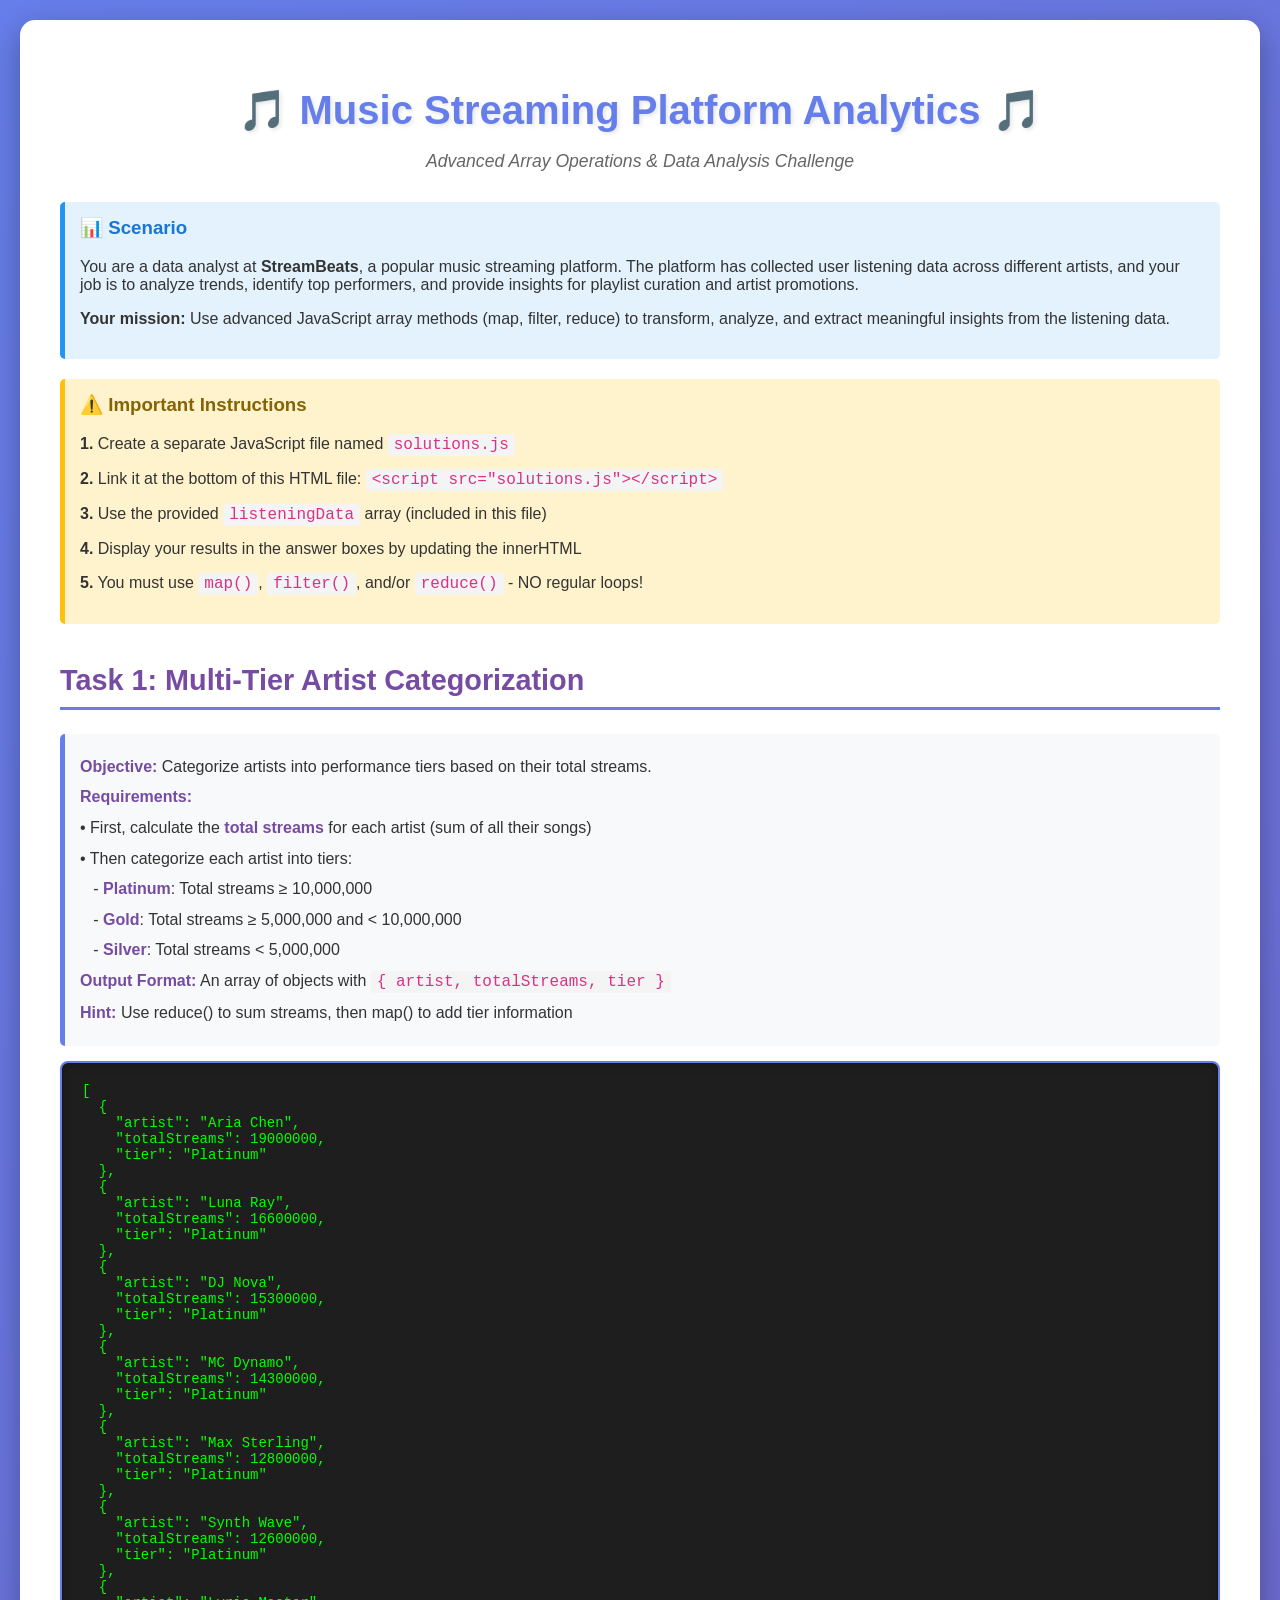
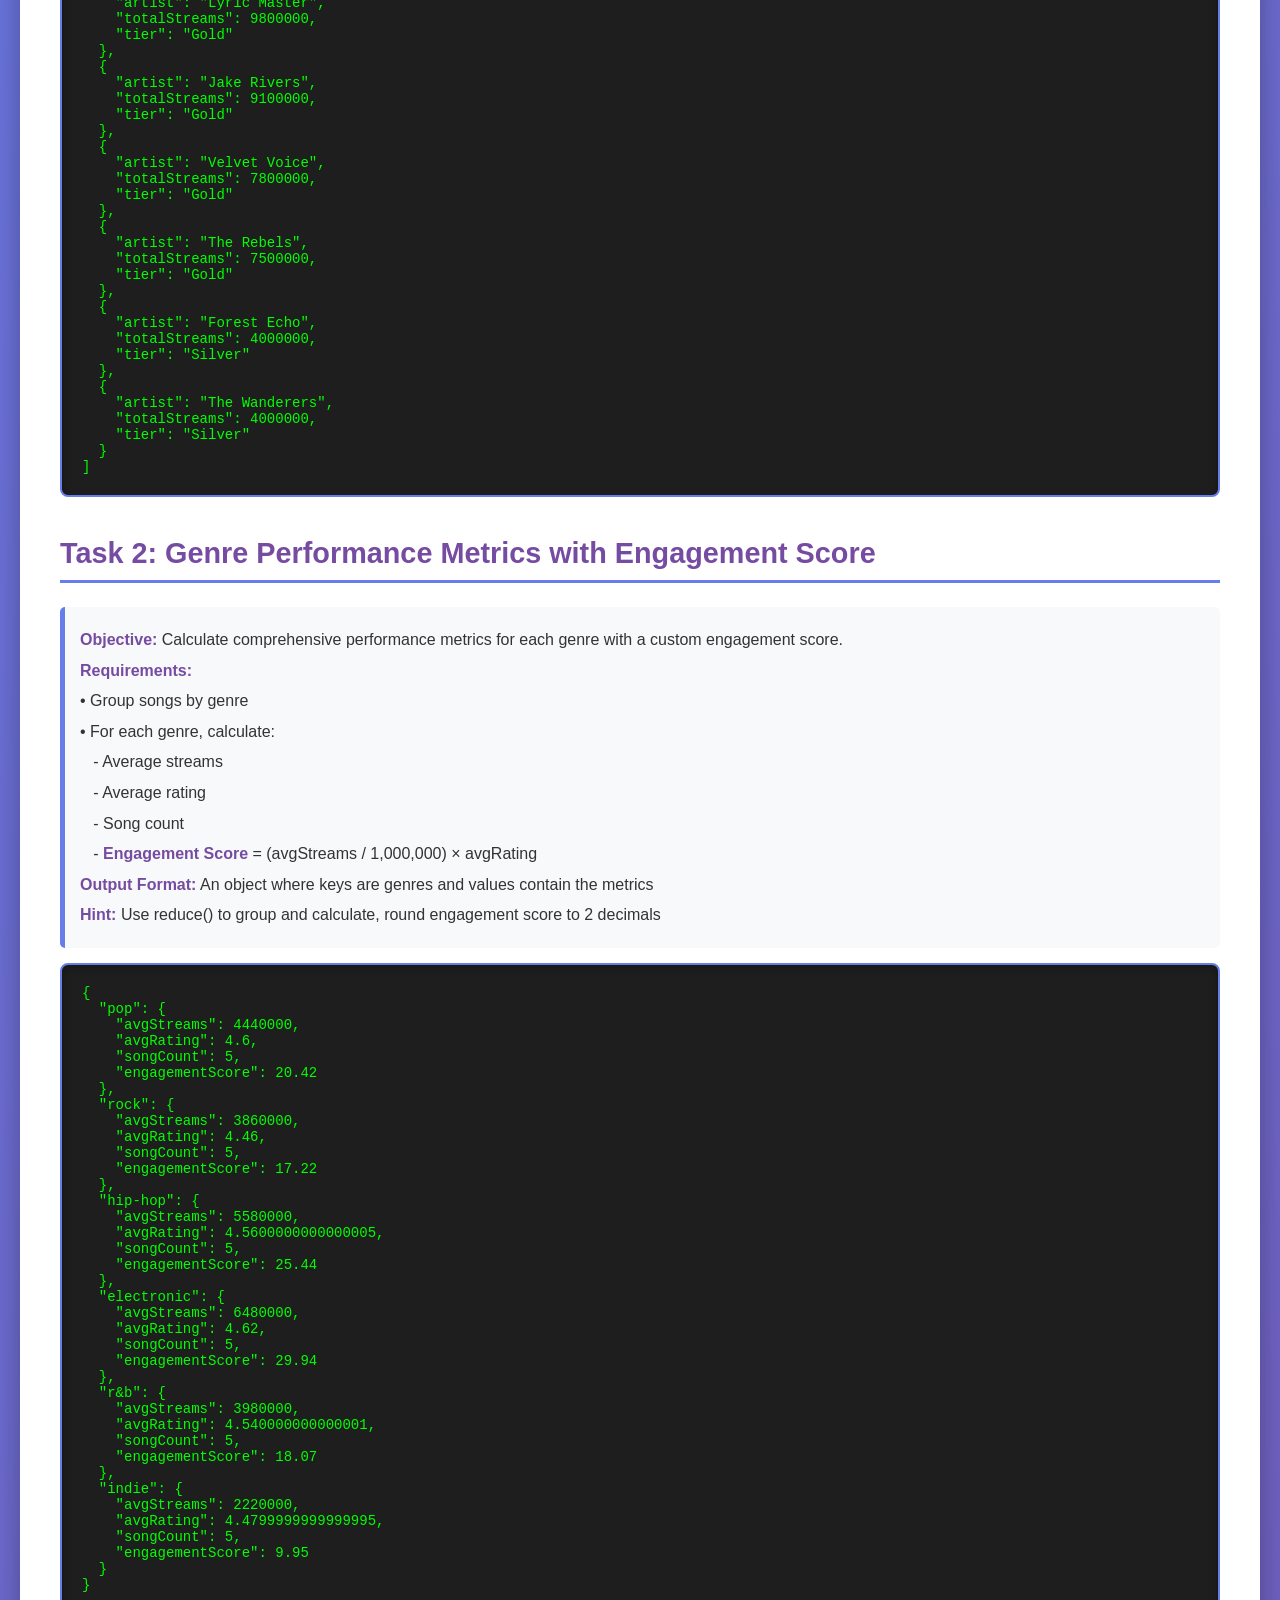
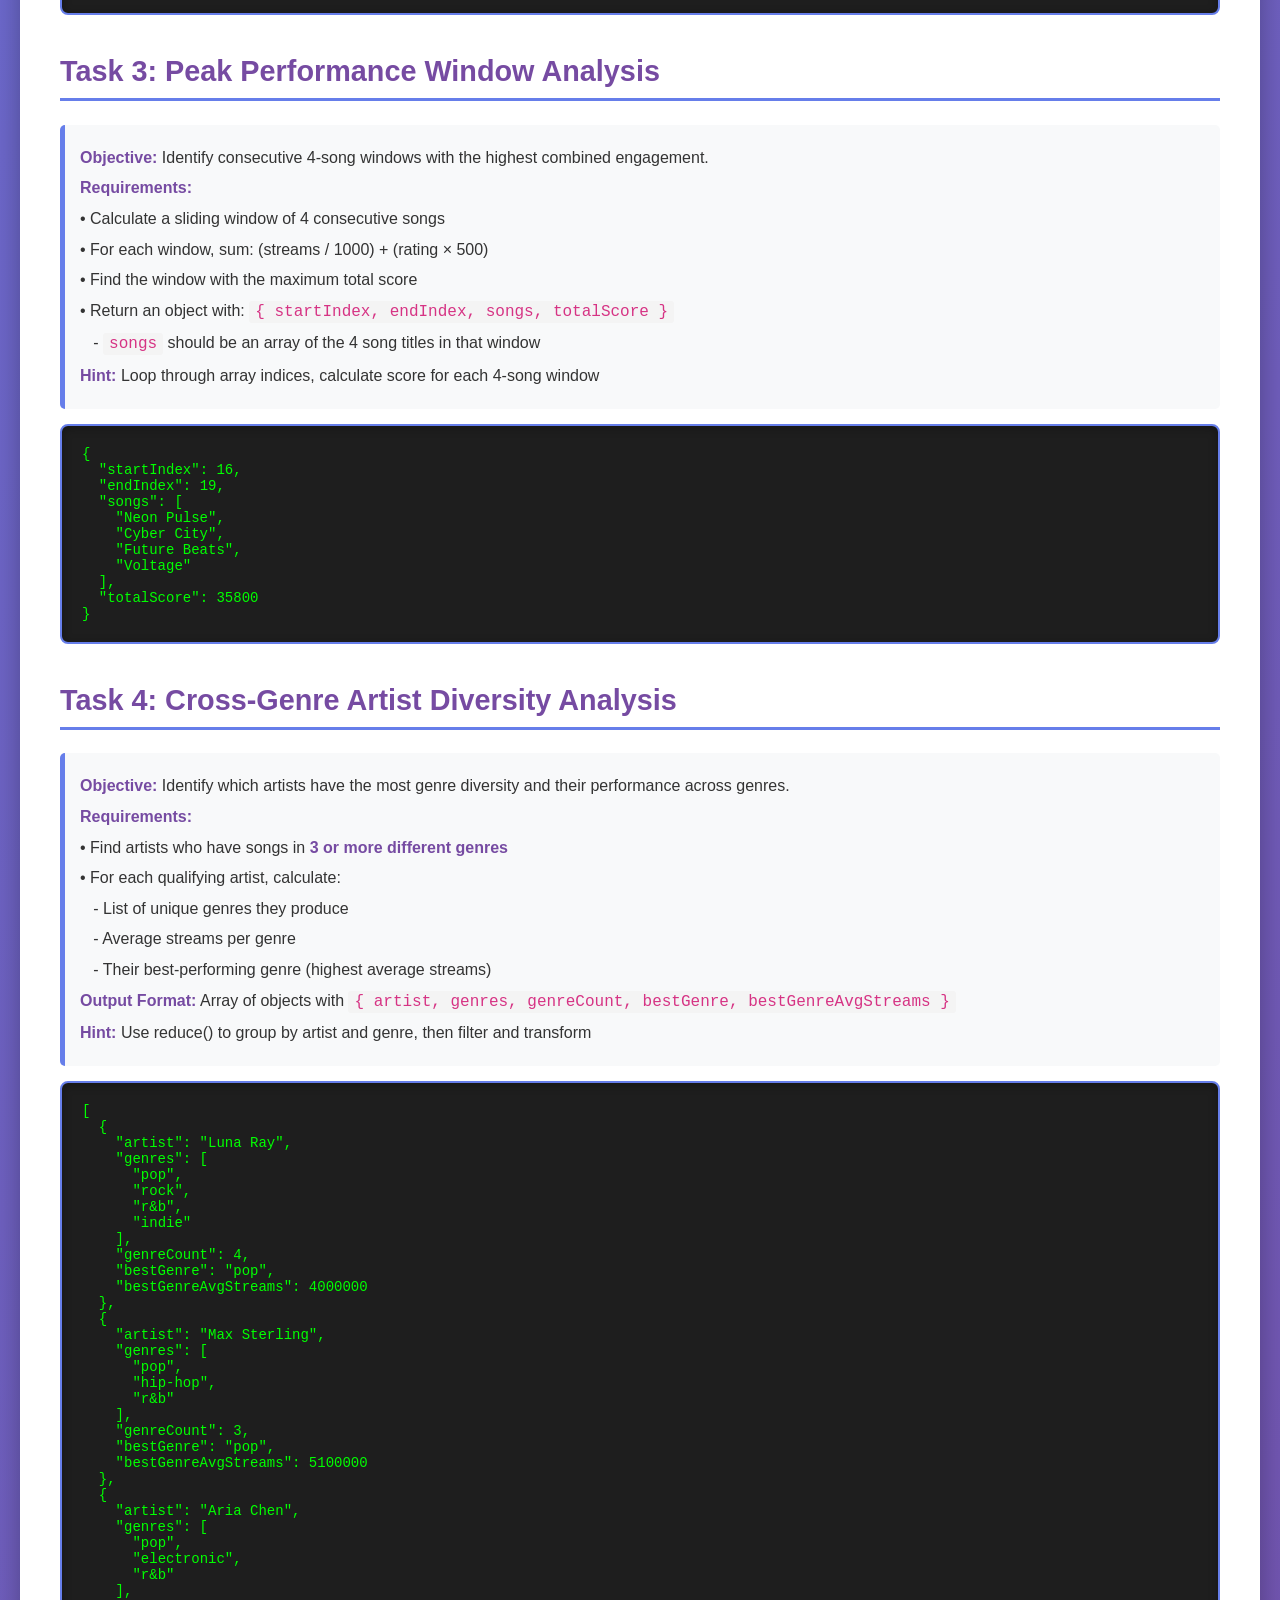
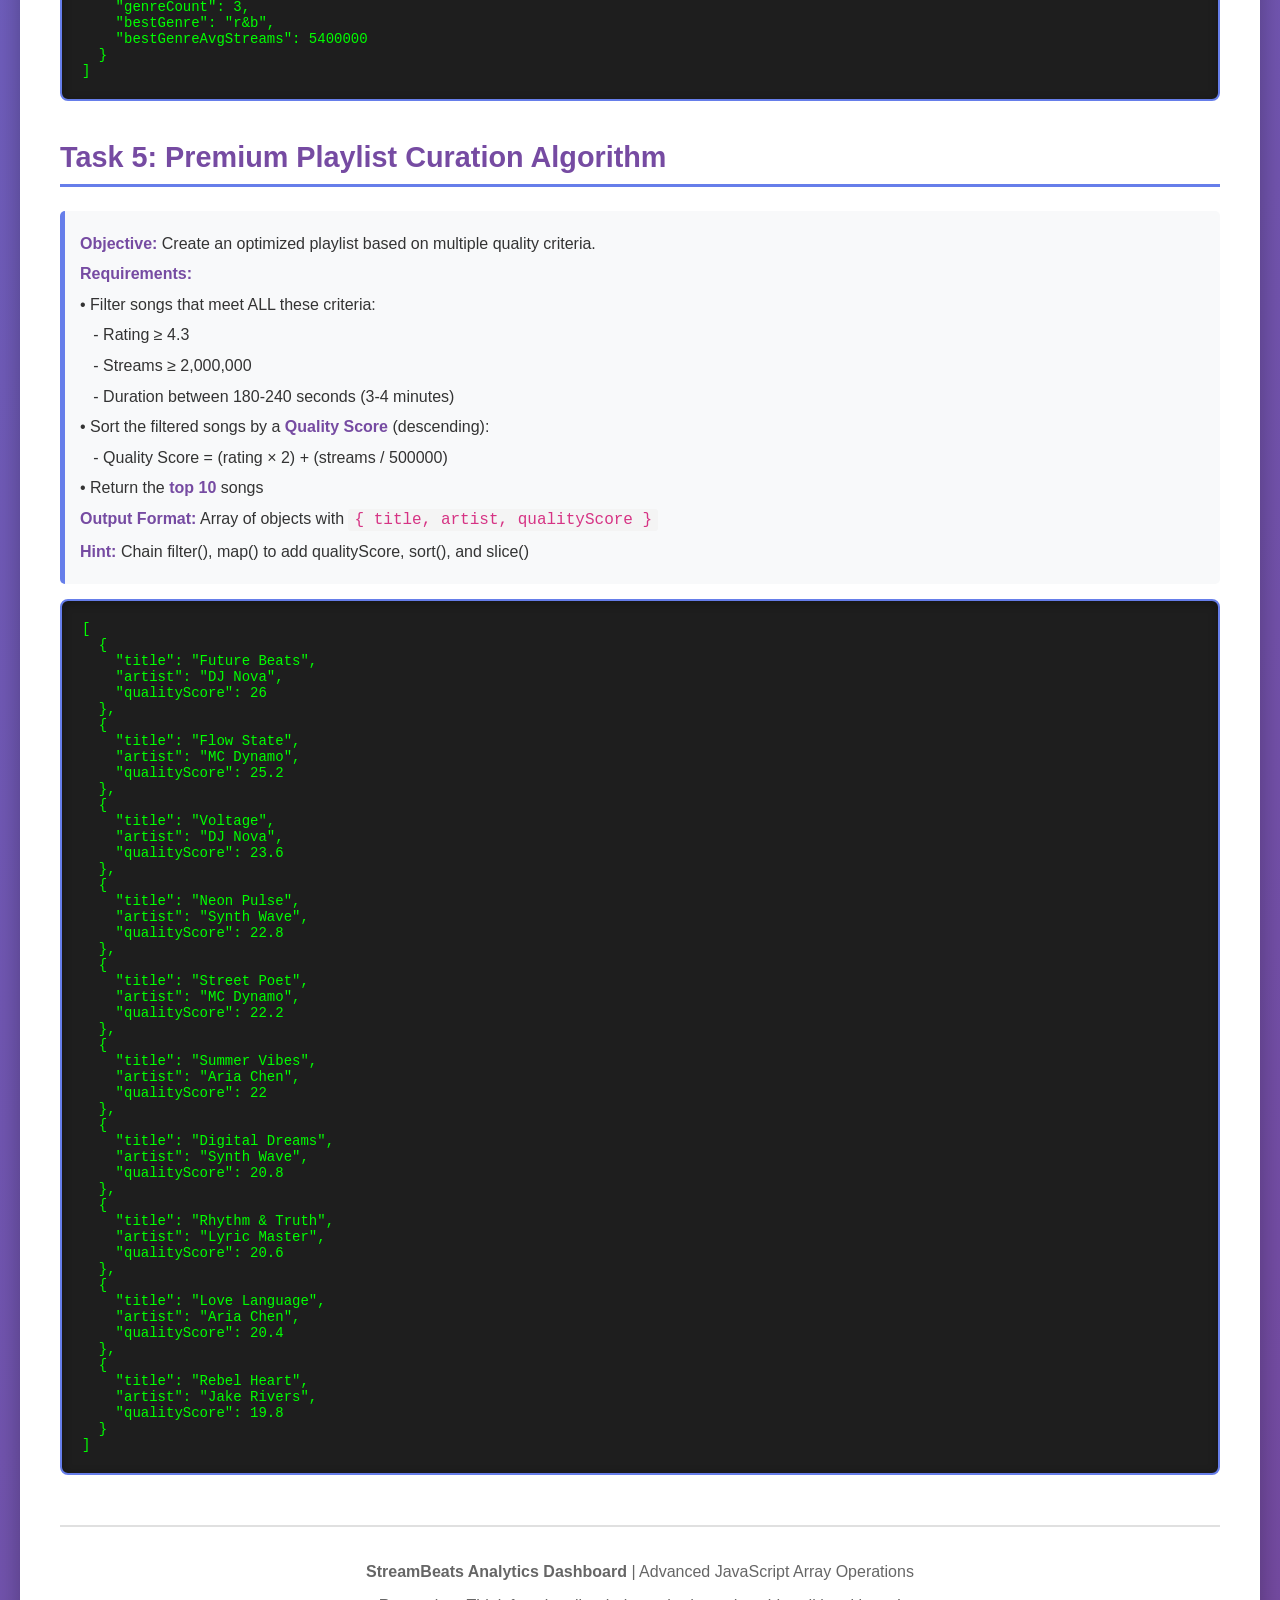
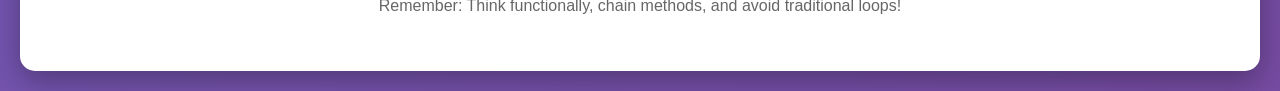
<file: Assignment-2/index.html>
<!DOCTYPE html>
<html lang="en">
<head>
    <meta charset="UTF-8">
    <meta name="viewport" content="width=device-width, initial-scale=1.0">
    <title>Music Streaming Platform Analytics - Level 3</title>
    <style>
        /* General page styling */
        body {
            font-family: 'Segoe UI', Tahoma, Geneva, Verdana, sans-serif;
            background: linear-gradient(135deg, #667eea 0%, #764ba2 100%);
            color: #333;
            margin: 0;
            padding: 20px;
            min-height: 100vh;
        }

        .container {
            max-width: 1200px;
            margin: 0 auto;
            background-color: #ffffff;
            border-radius: 15px;
            box-shadow: 0 10px 30px rgba(0, 0, 0, 0.3);
            padding: 40px;
        }

        h1 {
            text-align: center;
            color: #667eea;
            font-size: 2.5em;
            margin-bottom: 10px;
            text-shadow: 2px 2px 4px rgba(0, 0, 0, 0.1);
        }

        .subtitle {
            text-align: center;
            color: #666;
            font-size: 1.1em;
            margin-bottom: 30px;
            font-style: italic;
        }

        h2 {
            color: #764ba2;
            margin-top: 40px;
            padding-bottom: 10px;
            border-bottom: 3px solid #667eea;
            font-size: 1.8em;
        }

        .task-description {
            background-color: #f8f9fa;
            padding: 15px;
            border-left: 5px solid #667eea;
            margin-bottom: 15px;
            border-radius: 5px;
        }

        .task-description p {
            margin: 5px 0;
            font-size: 16px;
            line-height: 1.6;
        }

        .task-description strong {
            color: #764ba2;
        }

        /* Styling for answer boxes */
        .answer-box {
            background-color: #1e1e1e;
            color: #00ff00;
            border: 2px solid #667eea;
            padding: 20px;
            margin-top: 15px;
            margin-bottom: 30px;
            border-radius: 8px;
            font-family: "Courier New", Courier, monospace;
            white-space: pre-wrap;
            overflow-x: auto;
            min-height: 80px;
            font-size: 14px;
            box-shadow: inset 0 2px 10px rgba(0, 0, 0, 0.3);
        }

        .info-box {
            background-color: #e3f2fd;
            border-left: 5px solid #2196f3;
            padding: 15px;
            margin: 20px 0;
            border-radius: 5px;
        }

        .info-box h3 {
            margin-top: 0;
            color: #1976d2;
        }

        .warning-box {
            background-color: #fff3cd;
            border-left: 5px solid #ffc107;
            padding: 15px;
            margin: 20px 0;
            border-radius: 5px;
        }

        .warning-box h3 {
            margin-top: 0;
            color: #856404;
        }

        code {
            background-color: #f4f4f4;
            padding: 2px 6px;
            border-radius: 3px;
            font-family: "Courier New", Courier, monospace;
            color: #d63384;
        }

        .footer {
            text-align: center;
            margin-top: 50px;
            padding-top: 20px;
            border-top: 2px solid #e0e0e0;
            color: #666;
        }
    </style>
</head>

<body>
    <div class="container">
        <h1>🎵 Music Streaming Platform Analytics 🎵</h1>
        <p class="subtitle">Advanced Array Operations & Data Analysis Challenge</p>

        <div class="info-box">
            <h3>📊 Scenario</h3>
            <p>You are a data analyst at <strong>StreamBeats</strong>, a popular music streaming platform. The platform has collected user listening data across different artists, and your job is to analyze trends, identify top performers, and provide insights for playlist curation and artist promotions.</p>
            <p><strong>Your mission:</strong> Use advanced JavaScript array methods (map, filter, reduce) to transform, analyze, and extract meaningful insights from the listening data.</p>
        </div>

        <div class="warning-box">
            <h3>⚠️ Important Instructions</h3>
            <p><strong>1.</strong> Create a separate JavaScript file named <code>solutions.js</code></p>
            <p><strong>2.</strong> Link it at the bottom of this HTML file: <code>&lt;script src="solutions.js"&gt;&lt;/script&gt;</code></p>
            <p><strong>3.</strong> Use the provided <code>listeningData</code> array (included in this file)</p>
            <p><strong>4.</strong> Display your results in the answer boxes by updating the innerHTML</p>
            <p><strong>5.</strong> You must use <code>map()</code>, <code>filter()</code>, and/or <code>reduce()</code> - NO regular loops!</p>
        </div>

        <!-- Task 1 -->
        <h2>Task 1: Multi-Tier Artist Categorization</h2>
        <div class="task-description">
            <p><strong>Objective:</strong> Categorize artists into performance tiers based on their total streams.</p>
            <p><strong>Requirements:</strong></p>
            <p>• First, calculate the <strong>total streams</strong> for each artist (sum of all their songs)</p>
            <p>• Then categorize each artist into tiers:</p>
            <p>&nbsp;&nbsp;&nbsp;- <strong>Platinum</strong>: Total streams ≥ 10,000,000</p>
            <p>&nbsp;&nbsp;&nbsp;- <strong>Gold</strong>: Total streams ≥ 5,000,000 and &lt; 10,000,000</p>
            <p>&nbsp;&nbsp;&nbsp;- <strong>Silver</strong>: Total streams &lt; 5,000,000</p>
            <p><strong>Output Format:</strong> An array of objects with <code>{ artist, totalStreams, tier }</code></p>
            <p><strong>Hint:</strong> Use reduce() to sum streams, then map() to add tier information</p>
        </div>
        <p id="task1Answer" class="answer-box">// Your answer will appear here</p>

        <!-- Task 2 -->
        <h2>Task 2: Genre Performance Metrics with Engagement Score</h2>
        <div class="task-description">
            <p><strong>Objective:</strong> Calculate comprehensive performance metrics for each genre with a custom engagement score.</p>
            <p><strong>Requirements:</strong></p>
            <p>• Group songs by genre</p>
            <p>• For each genre, calculate:</p>
            <p>&nbsp;&nbsp;&nbsp;- Average streams</p>
            <p>&nbsp;&nbsp;&nbsp;- Average rating</p>
            <p>&nbsp;&nbsp;&nbsp;- Song count</p>
            <p>&nbsp;&nbsp;&nbsp;- <strong>Engagement Score</strong> = (avgStreams / 1,000,000) × avgRating</p>
            <p><strong>Output Format:</strong> An object where keys are genres and values contain the metrics</p>
            <p><strong>Hint:</strong> Use reduce() to group and calculate, round engagement score to 2 decimals</p>
        </div>
        <p id="task2Answer" class="answer-box">// Your answer will appear here</p>

        <!-- Task 3 -->
        <h2>Task 3: Peak Performance Window Analysis</h2>
        <div class="task-description">
            <p><strong>Objective:</strong> Identify consecutive 4-song windows with the highest combined engagement.</p>
            <p><strong>Requirements:</strong></p>
            <p>• Calculate a sliding window of 4 consecutive songs</p>
            <p>• For each window, sum: (streams / 1000) + (rating × 500)</p>
            <p>• Find the window with the maximum total score</p>
            <p>• Return an object with: <code>{ startIndex, endIndex, songs, totalScore }</code></p>
            <p>&nbsp;&nbsp;&nbsp;- <code>songs</code> should be an array of the 4 song titles in that window</p>
            <p><strong>Hint:</strong> Loop through array indices, calculate score for each 4-song window</p>
        </div>
        <p id="task3Answer" class="answer-box">// Your answer will appear here</p>

        <!-- Task 4 -->
        <h2>Task 4: Cross-Genre Artist Diversity Analysis</h2>
        <div class="task-description">
            <p><strong>Objective:</strong> Identify which artists have the most genre diversity and their performance across genres.</p>
            <p><strong>Requirements:</strong></p>
            <p>• Find artists who have songs in <strong>3 or more different genres</strong></p>
            <p>• For each qualifying artist, calculate:</p>
            <p>&nbsp;&nbsp;&nbsp;- List of unique genres they produce</p>
            <p>&nbsp;&nbsp;&nbsp;- Average streams per genre</p>
            <p>&nbsp;&nbsp;&nbsp;- Their best-performing genre (highest average streams)</p>
            <p><strong>Output Format:</strong> Array of objects with <code>{ artist, genres, genreCount, bestGenre, bestGenreAvgStreams }</code></p>
            <p><strong>Hint:</strong> Use reduce() to group by artist and genre, then filter and transform</p>
        </div>
        <p id="task4Answer" class="answer-box">// Your answer will appear here</p>

        <!-- Task 5 -->
        <h2>Task 5: Premium Playlist Curation Algorithm</h2>
        <div class="task-description">
            <p><strong>Objective:</strong> Create an optimized playlist based on multiple quality criteria.</p>
            <p><strong>Requirements:</strong></p>
            <p>• Filter songs that meet ALL these criteria:</p>
            <p>&nbsp;&nbsp;&nbsp;- Rating ≥ 4.3</p>
            <p>&nbsp;&nbsp;&nbsp;- Streams ≥ 2,000,000</p>
            <p>&nbsp;&nbsp;&nbsp;- Duration between 180-240 seconds (3-4 minutes)</p>
            <p>• Sort the filtered songs by a <strong>Quality Score</strong> (descending):</p>
            <p>&nbsp;&nbsp;&nbsp;- Quality Score = (rating × 2) + (streams / 500000)</p>
            <p>• Return the <strong>top 10</strong> songs</p>
            <p><strong>Output Format:</strong> Array of objects with <code>{ title, artist, qualityScore }</code></p>
            <p><strong>Hint:</strong> Chain filter(), map() to add qualityScore, sort(), and slice()</p>
        </div>
        <p id="task5Answer" class="answer-box">// Your answer will appear here</p>

        <div class="footer">
            <p><strong>StreamBeats Analytics Dashboard</strong> | Advanced JavaScript Array Operations</p>
            <p>Remember: Think functionally, chain methods, and avoid traditional loops!</p>
        </div>
    </div>

    <!-- Data Source -->
    <script>
        const listeningData = [
            // Pop
            { title: "Sunset Dreams", artist: "Luna Ray", genre: "pop", streams: 4200000, rating: 4.7, duration: 210 },
            { title: "Neon Lights", artist: "Luna Ray", genre: "pop", streams: 3800000, rating: 4.5, duration: 195 },
            { title: "City Hearts", artist: "Max Sterling", genre: "pop", streams: 5100000, rating: 4.6, duration: 225 },
            { title: "Dancing Shadows", artist: "Aria Chen", genre: "pop", streams: 2900000, rating: 4.4, duration: 200 },
            { title: "Summer Vibes", artist: "Aria Chen", genre: "pop", streams: 6200000, rating: 4.8, duration: 215 },

            // Rock
            { title: "Thunder Roads", artist: "The Rebels", genre: "rock", streams: 3400000, rating: 4.3, duration: 245 },
            { title: "Breaking Free", artist: "The Rebels", genre: "rock", streams: 4100000, rating: 4.5, duration: 230 },
            { title: "Electric Storm", artist: "Luna Ray", genre: "rock", streams: 2700000, rating: 4.2, duration: 255 },
            { title: "Midnight Run", artist: "Jake Rivers", genre: "rock", streams: 3900000, rating: 4.6, duration: 220 },
            { title: "Rebel Heart", artist: "Jake Rivers", genre: "rock", streams: 5200000, rating: 4.7, duration: 235 },

            // Hip-Hop
            { title: "Flow State", artist: "MC Dynamo", genre: "hip-hop", streams: 7800000, rating: 4.8, duration: 190 },
            { title: "Street Poet", artist: "MC Dynamo", genre: "hip-hop", streams: 6500000, rating: 4.6, duration: 205 },
            { title: "Golden Era", artist: "Lyric Master", genre: "hip-hop", streams: 4200000, rating: 4.4, duration: 210 },
            { title: "Rhythm & Truth", artist: "Lyric Master", genre: "hip-hop", streams: 5600000, rating: 4.7, duration: 198 },
            { title: "Urban Legends", artist: "Max Sterling", genre: "hip-hop", streams: 3800000, rating: 4.3, duration: 215 },

            // Electronic
            { title: "Digital Dreams", artist: "Synth Wave", genre: "electronic", streams: 5900000, rating: 4.5, duration: 188 },
            { title: "Neon Pulse", artist: "Synth Wave", genre: "electronic", streams: 6700000, rating: 4.7, duration: 192 },
            { title: "Cyber City", artist: "Aria Chen", genre: "electronic", streams: 4500000, rating: 4.4, duration: 205 },
            { title: "Future Beats", artist: "DJ Nova", genre: "electronic", streams: 8100000, rating: 4.9, duration: 195 },
            { title: "Voltage", artist: "DJ Nova", genre: "electronic", streams: 7200000, rating: 4.6, duration: 200 },

            // R&B
            { title: "Smooth Operator", artist: "Velvet Voice", genre: "r&b", streams: 3200000, rating: 4.5, duration: 220 },
            { title: "Midnight Groove", artist: "Velvet Voice", genre: "r&b", streams: 4600000, rating: 4.7, duration: 235 },
            { title: "Soul Fire", artist: "Luna Ray", genre: "r&b", streams: 2800000, rating: 4.3, duration: 210 },
            { title: "Love Language", artist: "Aria Chen", genre: "r&b", streams: 5400000, rating: 4.8, duration: 225 },
            { title: "Feel The Vibe", artist: "Max Sterling", genre: "r&b", streams: 3900000, rating: 4.4, duration: 215 },

            // Indie
            { title: "Whispering Pines", artist: "Forest Echo", genre: "indie", streams: 1900000, rating: 4.6, duration: 240 },
            { title: "Coffee Shop Tales", artist: "Forest Echo", genre: "indie", streams: 2100000, rating: 4.4, duration: 225 },
            { title: "Vintage Memories", artist: "The Wanderers", genre: "indie", streams: 1600000, rating: 4.2, duration: 235 },
            { title: "Paper Planes", artist: "The Wanderers", genre: "indie", streams: 2400000, rating: 4.5, duration: 220 },
            { title: "Golden Hour", artist: "Luna Ray", genre: "indie", streams: 3100000, rating: 4.7, duration: 215 }
        ];
    </script>

    <!-- Link to student's solution file -->
     <script src="solutions.js"></script>
</body>
</html>
</file>
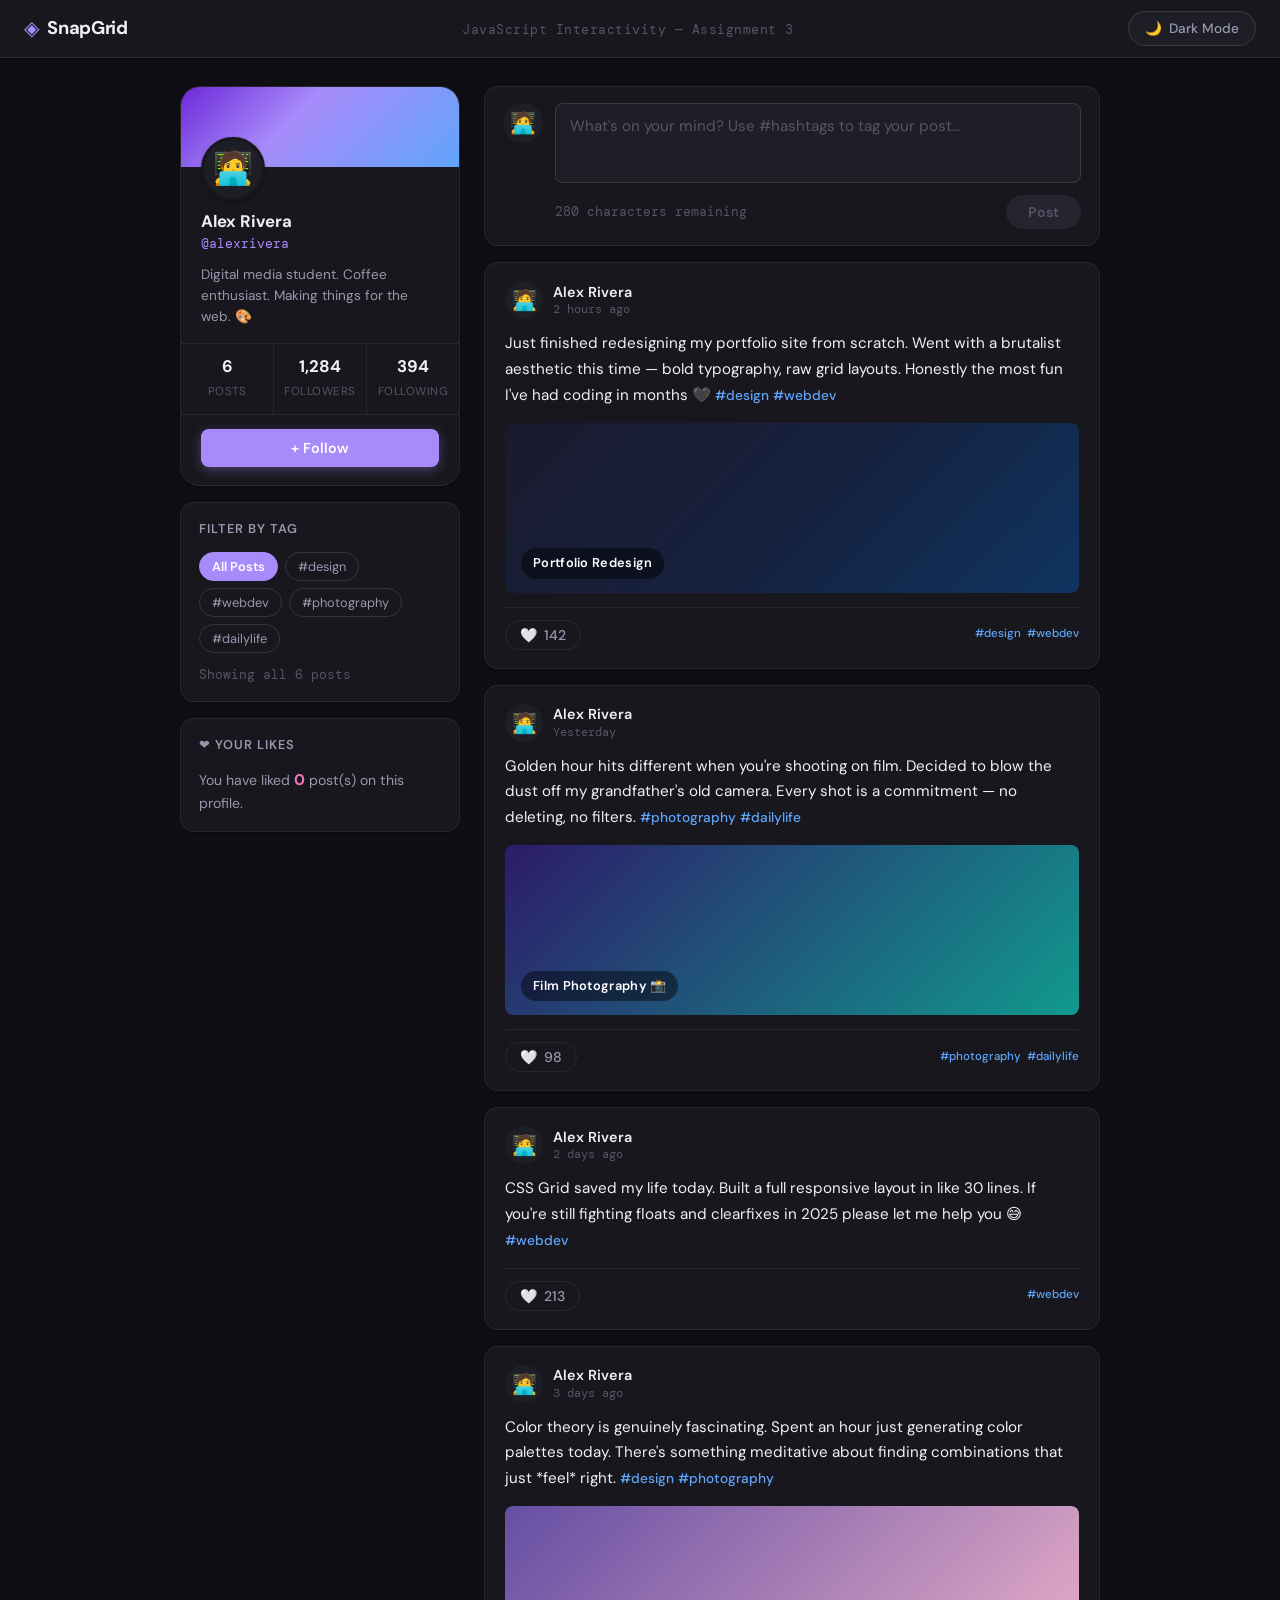
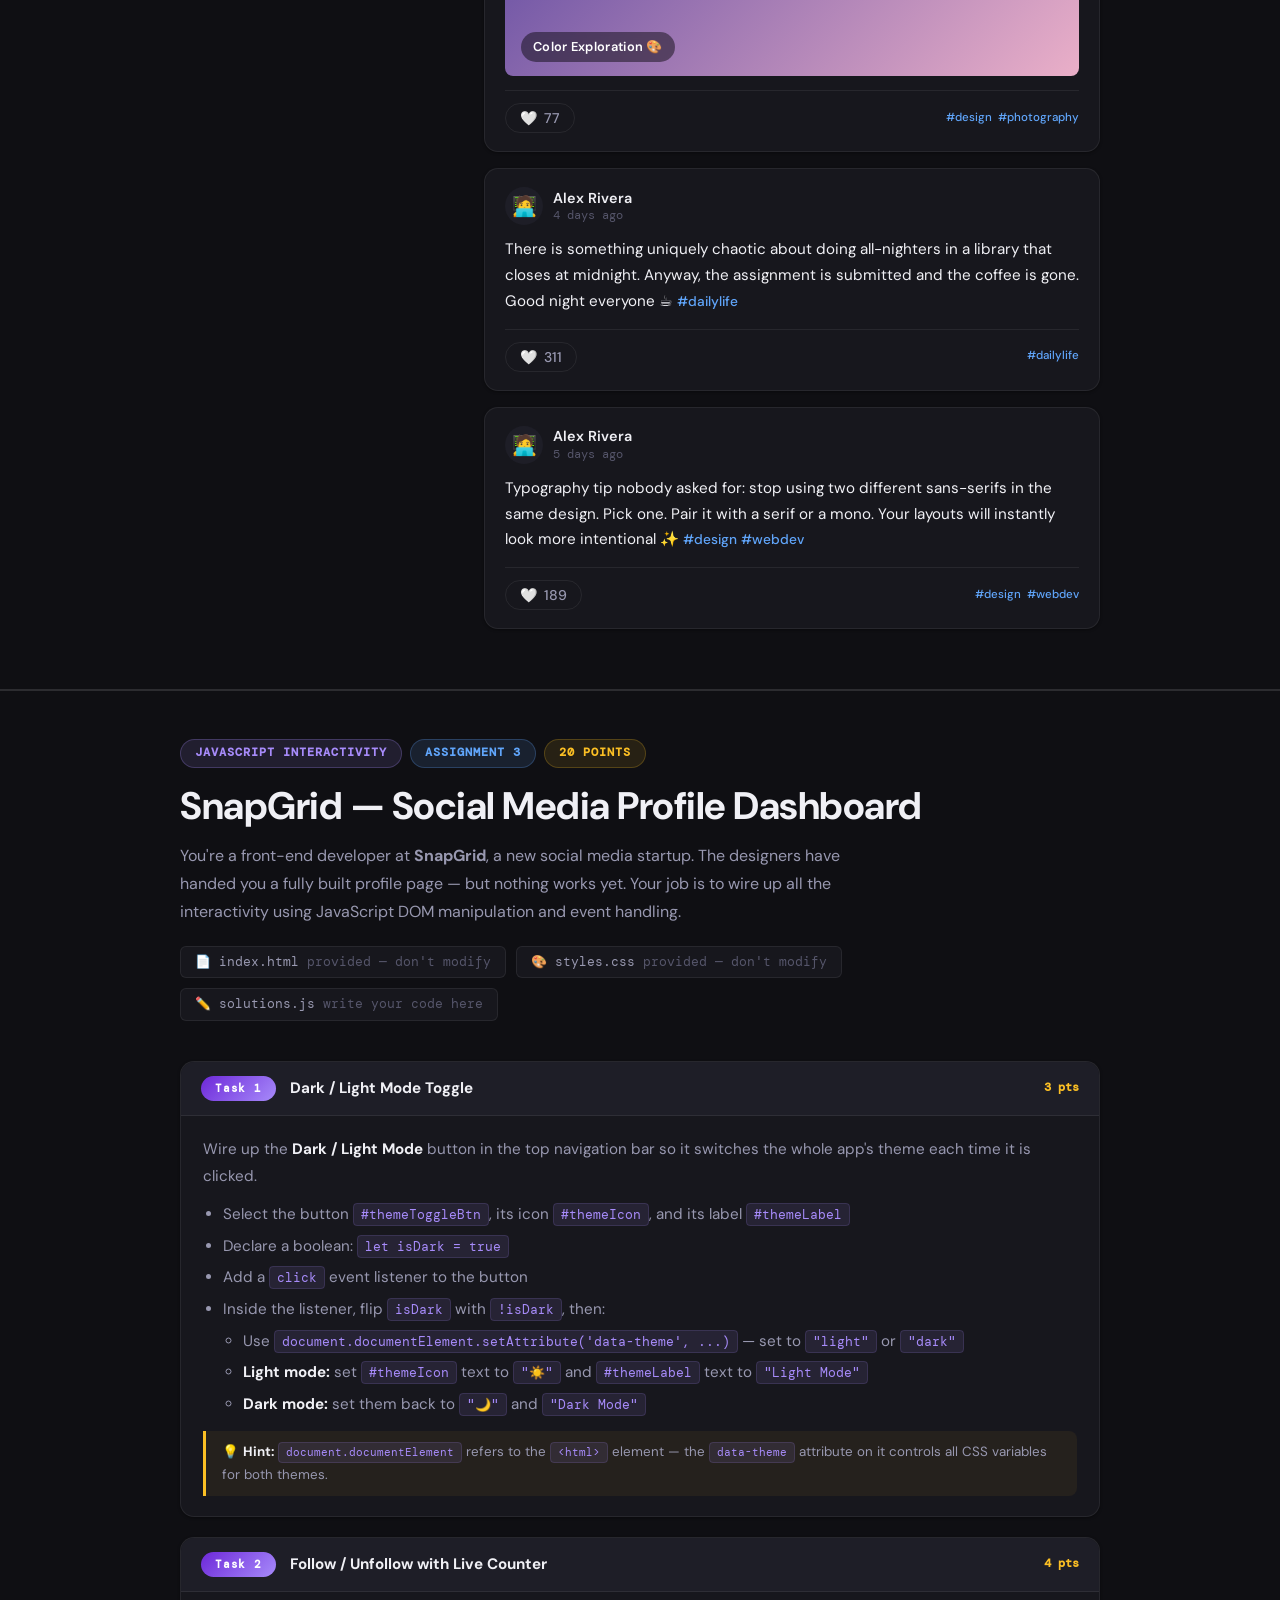
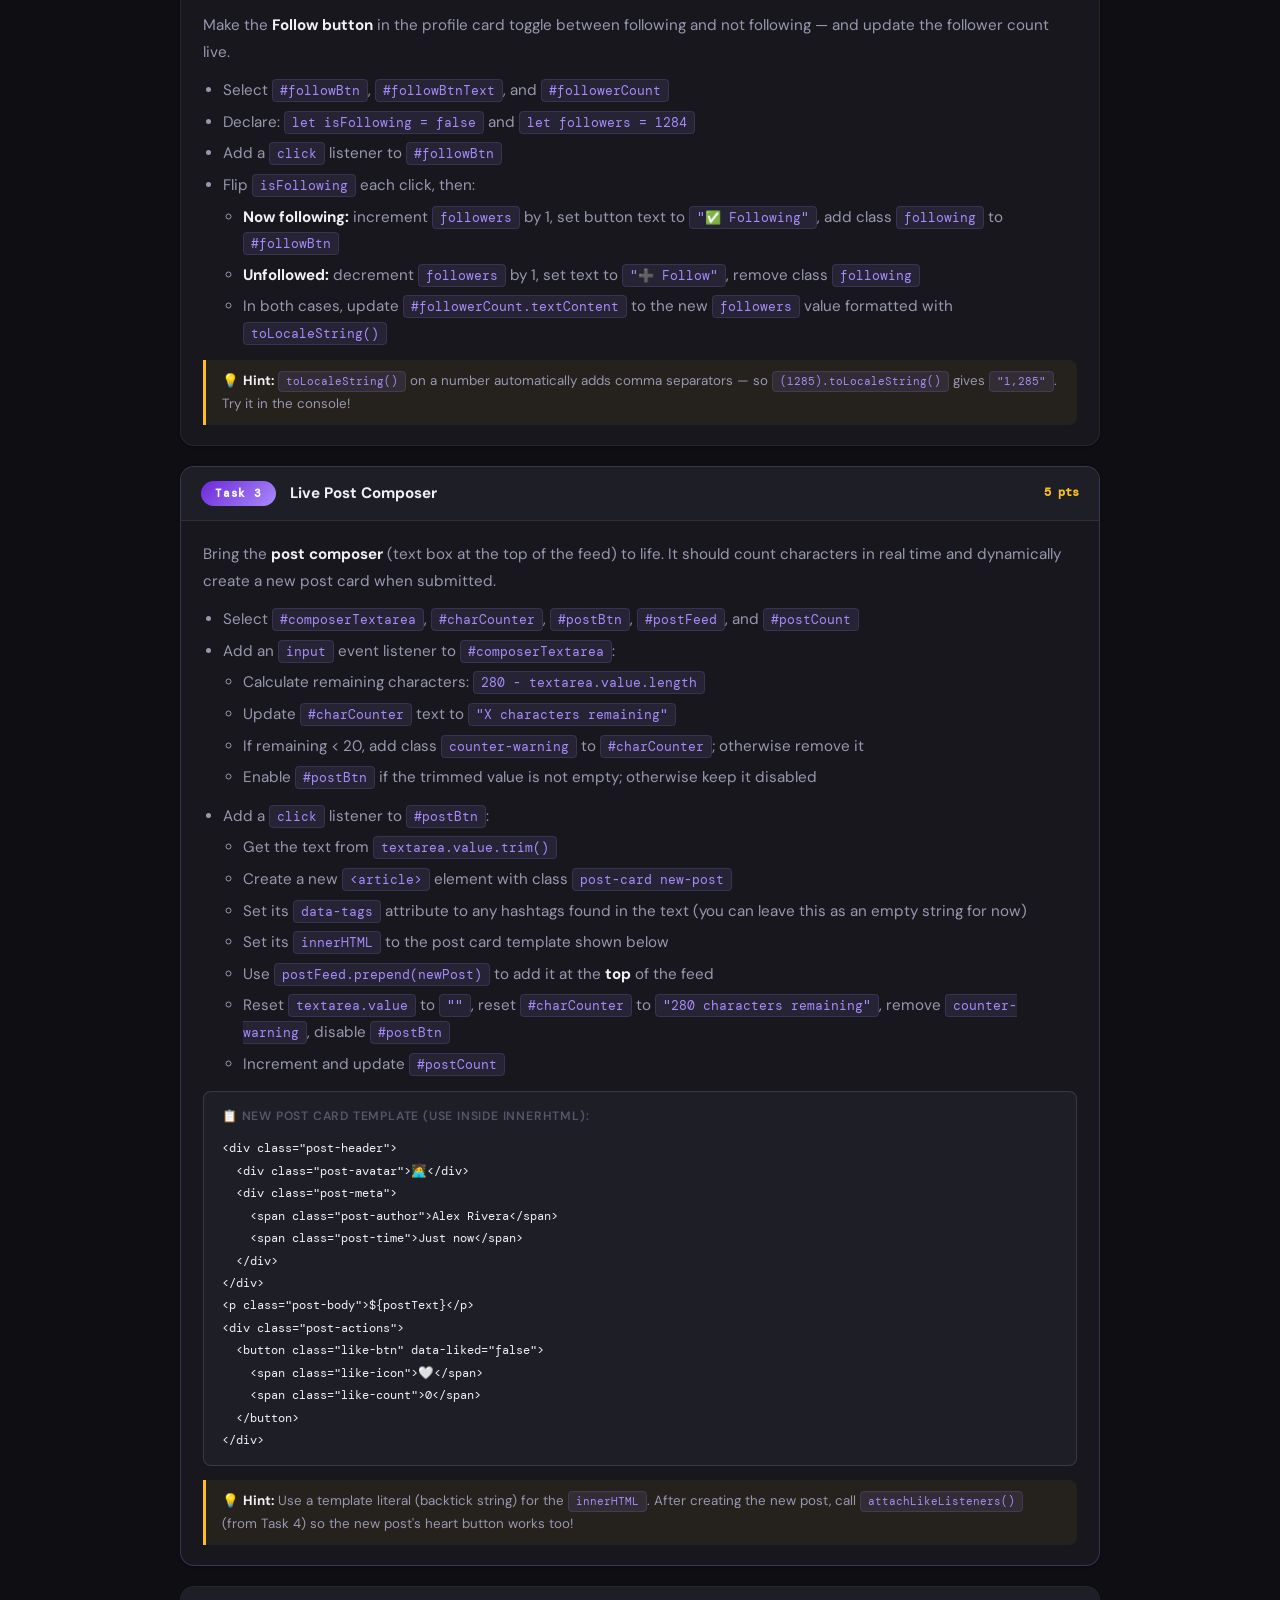
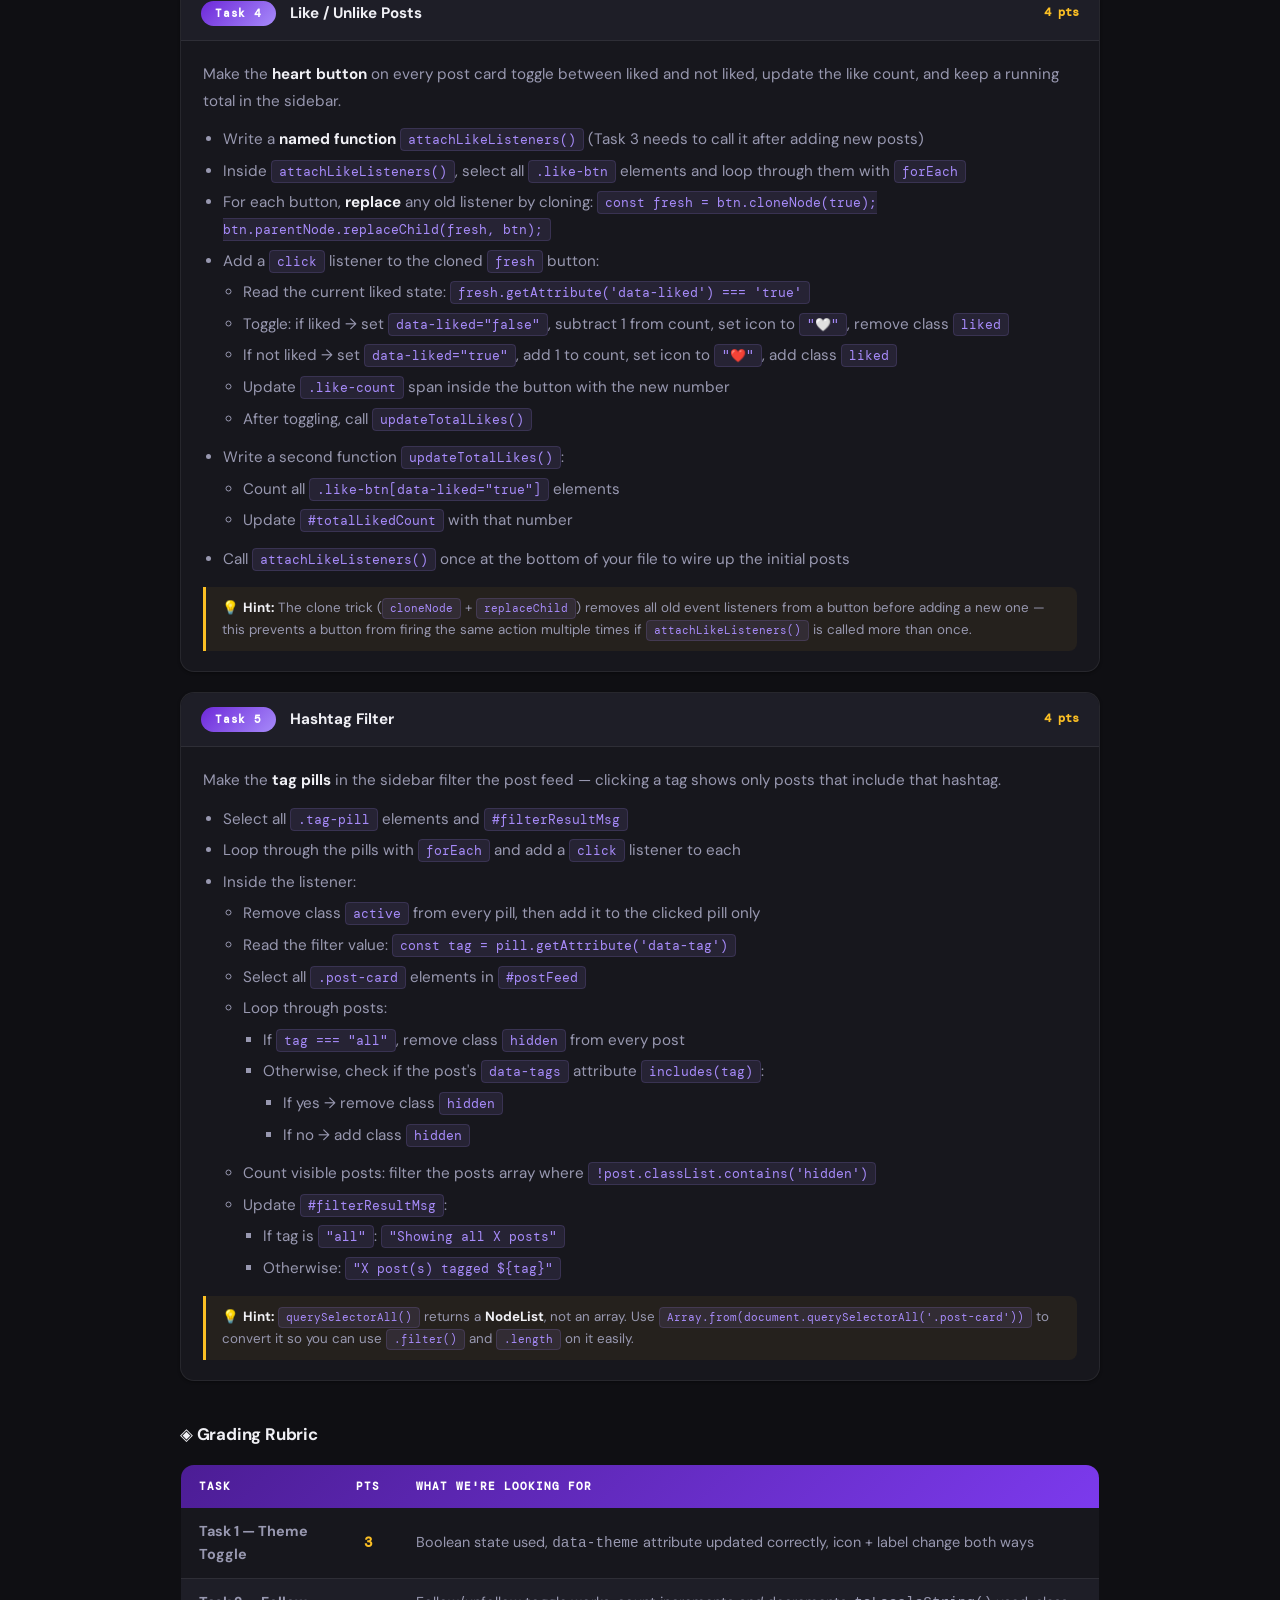
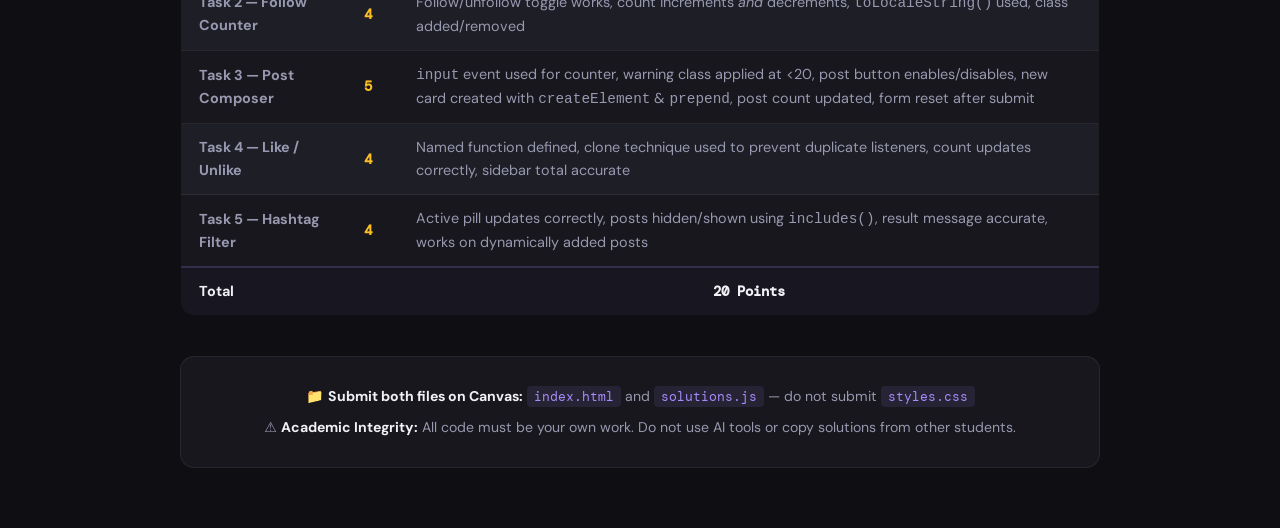
<file: Assignment-3/index.html>
<!DOCTYPE html>
<html lang="en" data-theme="dark">
<head>
    <meta charset="UTF-8">
    <meta name="viewport" content="width=device-width, initial-scale=1.0">
    <title>SnapGrid — Assignment 3</title>
    <link rel="preconnect" href="https://fonts.googleapis.com">
    <link href="https://fonts.googleapis.com/css2?family=DM+Sans:wght@400;500;600;700&family=DM+Mono:wght@400;500&display=swap" rel="stylesheet">
    <link rel="stylesheet" href="styles.css">
</head>
<body>

<!-- ══════════════════════════════════════════
     APP SHELL
══════════════════════════════════════════ -->
<div class="app-shell">

    <!-- ── TOP NAV ── -->
    <nav class="top-nav">
        <div class="nav-logo">
            <span class="logo-mark">◈</span>
            <span class="logo-text">SnapGrid</span>
        </div>
        <div class="nav-center">
            <span class="nav-hint">JavaScript Interactivity — Assignment 3</span>
        </div>
        <!-- TASK 1 button lives here -->
        <button class="theme-toggle-btn" id="themeToggleBtn">
            <span class="theme-icon" id="themeIcon">🌙</span>
            <span class="theme-label" id="themeLabel">Dark Mode</span>
        </button>
    </nav>

    <!-- ── LAYOUT ── -->
    <div class="main-layout">

        <!-- ════ LEFT SIDEBAR — Profile ════ -->
        <aside class="sidebar">

            <!-- Profile Card -->
            <div class="profile-card">
                <div class="profile-banner"></div>
                <div class="profile-avatar-wrap">
                    <div class="profile-avatar">🧑‍💻</div>
                </div>
                <div class="profile-info">
                    <h2 class="profile-name">Alex Rivera</h2>
                    <p class="profile-handle">@alexrivera</p>
                    <p class="profile-bio">Digital media student. Coffee enthusiast. Making things for the web. 🎨</p>
                </div>

                <!-- Stats row -->
                <div class="profile-stats">
                    <div class="stat-item">
                        <span class="stat-num" id="postCount">6</span>
                        <span class="stat-label">Posts</span>
                    </div>
                    <div class="stat-item">
                        <span class="stat-num" id="followerCount">1,284</span>
                        <span class="stat-label">Followers</span>
                    </div>
                    <div class="stat-item">
                        <span class="stat-num">394</span>
                        <span class="stat-label">Following</span>
                    </div>
                </div>

                <!-- TASK 2 follow button -->
                <button class="follow-btn" id="followBtn">
                    <span id="followBtnText">+ Follow</span>
                </button>
            </div>

            <!-- Trending Tags (TASK 5 filter pills) -->
            <div class="sidebar-card">
                <h3 class="sidebar-card-title">Filter by Tag</h3>
                <div class="tag-pills" id="tagPills">
                    <button class="tag-pill active" data-tag="all">All Posts</button>
                    <button class="tag-pill" data-tag="#design">#design</button>
                    <button class="tag-pill" data-tag="#webdev">#webdev</button>
                    <button class="tag-pill" data-tag="#photography">#photography</button>
                    <button class="tag-pill" data-tag="#dailylife">#dailylife</button>
                </div>
                <!-- TASK 5 result count -->
                <p class="filter-result-msg" id="filterResultMsg">Showing all 6 posts</p>
            </div>

            <!-- Liked Posts Counter -->
            <div class="sidebar-card likes-summary-card">
                <h3 class="sidebar-card-title">❤️ Your Likes</h3>
                <p class="likes-summary-text">You have liked <strong id="totalLikedCount">0</strong> post(s) on this profile.</p>
            </div>

        </aside>

        <!-- ════ MAIN FEED ════ -->
        <main class="feed-area">

            <!-- ── TASK 3 — Post Composer ── -->
            <div class="composer-card" id="composerCard">
                <div class="composer-top">
                    <div class="composer-avatar">🧑‍💻</div>
                    <textarea
                        class="composer-textarea"
                        id="composerTextarea"
                        placeholder="What's on your mind? Use #hashtags to tag your post…"
                        maxlength="280"
                    ></textarea>
                </div>
                <div class="composer-bottom">
                    <span class="char-counter" id="charCounter">280 characters remaining</span>
                    <button class="post-btn" id="postBtn" disabled>Post</button>
                </div>
            </div>

            <!-- ── POST FEED ── -->
            <div class="post-feed" id="postFeed">

                <!-- Post 1 -->
                <article class="post-card" data-tags="#design #webdev">
                    <div class="post-header">
                        <div class="post-avatar">🧑‍💻</div>
                        <div class="post-meta">
                            <span class="post-author">Alex Rivera</span>
                            <span class="post-time">2 hours ago</span>
                        </div>
                    </div>
                    <p class="post-body">
                        Just finished redesigning my portfolio site from scratch. Went with a brutalist aesthetic this time — bold typography, raw grid layouts. Honestly the most fun I've had coding in months 🖤 <span class="post-tag">#design</span> <span class="post-tag">#webdev</span>
                    </p>
                    <div class="post-image pi-gradient-1">
                        <span class="pi-label">Portfolio Redesign</span>
                    </div>
                    <div class="post-actions">
                        <button class="like-btn" data-liked="false">
                            <span class="like-icon">🤍</span>
                            <span class="like-count">142</span>
                        </button>
                        <span class="post-tag-display"><span class="post-tag">#design</span> <span class="post-tag">#webdev</span></span>
                    </div>
                </article>

                <!-- Post 2 -->
                <article class="post-card" data-tags="#photography #dailylife">
                    <div class="post-header">
                        <div class="post-avatar">🧑‍💻</div>
                        <div class="post-meta">
                            <span class="post-author">Alex Rivera</span>
                            <span class="post-time">Yesterday</span>
                        </div>
                    </div>
                    <p class="post-body">
                        Golden hour hits different when you're shooting on film. Decided to blow the dust off my grandfather's old camera. Every shot is a commitment — no deleting, no filters. <span class="post-tag">#photography</span> <span class="post-tag">#dailylife</span>
                    </p>
                    <div class="post-image pi-gradient-2">
                        <span class="pi-label">Film Photography 📸</span>
                    </div>
                    <div class="post-actions">
                        <button class="like-btn" data-liked="false">
                            <span class="like-icon">🤍</span>
                            <span class="like-count">98</span>
                        </button>
                        <span class="post-tag-display"><span class="post-tag">#photography</span> <span class="post-tag">#dailylife</span></span>
                    </div>
                </article>

                <!-- Post 3 -->
                <article class="post-card" data-tags="#webdev">
                    <div class="post-header">
                        <div class="post-avatar">🧑‍💻</div>
                        <div class="post-meta">
                            <span class="post-author">Alex Rivera</span>
                            <span class="post-time">2 days ago</span>
                        </div>
                    </div>
                    <p class="post-body">
                        CSS Grid saved my life today. Built a full responsive layout in like 30 lines. If you're still fighting floats and clearfixes in 2025 please let me help you 😅 <span class="post-tag">#webdev</span>
                    </p>
                    <div class="post-actions">
                        <button class="like-btn" data-liked="false">
                            <span class="like-icon">🤍</span>
                            <span class="like-count">213</span>
                        </button>
                        <span class="post-tag-display"><span class="post-tag">#webdev</span></span>
                    </div>
                </article>

                <!-- Post 4 -->
                <article class="post-card" data-tags="#design #photography">
                    <div class="post-header">
                        <div class="post-avatar">🧑‍💻</div>
                        <div class="post-meta">
                            <span class="post-author">Alex Rivera</span>
                            <span class="post-time">3 days ago</span>
                        </div>
                    </div>
                    <p class="post-body">
                        Color theory is genuinely fascinating. Spent an hour just generating color palettes today. There's something meditative about finding combinations that just *feel* right. <span class="post-tag">#design</span> <span class="post-tag">#photography</span>
                    </p>
                    <div class="post-image pi-gradient-3">
                        <span class="pi-label">Color Exploration 🎨</span>
                    </div>
                    <div class="post-actions">
                        <button class="like-btn" data-liked="false">
                            <span class="like-icon">🤍</span>
                            <span class="like-count">77</span>
                        </button>
                        <span class="post-tag-display"><span class="post-tag">#design</span> <span class="post-tag">#photography</span></span>
                    </div>
                </article>

                <!-- Post 5 -->
                <article class="post-card" data-tags="#dailylife">
                    <div class="post-header">
                        <div class="post-avatar">🧑‍💻</div>
                        <div class="post-meta">
                            <span class="post-author">Alex Rivera</span>
                            <span class="post-time">4 days ago</span>
                        </div>
                    </div>
                    <p class="post-body">
                        There is something uniquely chaotic about doing all-nighters in a library that closes at midnight. Anyway, the assignment is submitted and the coffee is gone. Good night everyone ☕ <span class="post-tag">#dailylife</span>
                    </p>
                    <div class="post-actions">
                        <button class="like-btn" data-liked="false">
                            <span class="like-icon">🤍</span>
                            <span class="like-count">311</span>
                        </button>
                        <span class="post-tag-display"><span class="post-tag">#dailylife</span></span>
                    </div>
                </article>

                <!-- Post 6 -->
                <article class="post-card" data-tags="#design #webdev">
                    <div class="post-header">
                        <div class="post-avatar">🧑‍💻</div>
                        <div class="post-meta">
                            <span class="post-author">Alex Rivera</span>
                            <span class="post-time">5 days ago</span>
                        </div>
                    </div>
                    <p class="post-body">
                        Typography tip nobody asked for: stop using two different sans-serifs in the same design. Pick one. Pair it with a serif or a mono. Your layouts will instantly look more intentional ✨ <span class="post-tag">#design</span> <span class="post-tag">#webdev</span>
                    </p>
                    <div class="post-actions">
                        <button class="like-btn" data-liked="false">
                            <span class="like-icon">🤍</span>
                            <span class="like-count">189</span>
                        </button>
                        <span class="post-tag-display"><span class="post-tag">#design</span> <span class="post-tag">#webdev</span></span>
                    </div>
                </article>

            </div><!-- /postFeed -->

        </main>

    </div><!-- /main-layout -->

</div><!-- /app-shell -->


<!-- ══════════════════════════════════════════
     ASSIGNMENT PANEL
══════════════════════════════════════════ -->
<div class="assignment-panel">
    <div class="assignment-inner">

        <div class="asgn-header">
            <div class="asgn-header-left">
                <div class="asgn-badges">
                    <span class="abadge purple">JavaScript Interactivity</span>
                    <span class="abadge teal">Assignment 3</span>
                    <span class="abadge gold">20 Points</span>
                </div>
                <h1 class="asgn-title">SnapGrid — Social Media Profile Dashboard</h1>
                <p class="asgn-desc">
                    You're a front-end developer at <strong>SnapGrid</strong>, a new social media startup. The designers have handed you a fully built profile page — but nothing works yet. Your job is to wire up all the interactivity using JavaScript DOM manipulation and event handling.
                </p>
                <div class="asgn-files">
                    <span class="file-chip">📄 index.html <em>provided — don't modify</em></span>
                    <span class="file-chip">🎨 styles.css <em>provided — don't modify</em></span>
                    <span class="file-chip">✏️ solutions.js <em>write your code here</em></span>
                </div>
            </div>
        </div>

        <!-- ── TASKS ── -->
        <div class="tasks-grid">

            <!-- Task 1 -->
            <div class="task-card">
                <div class="task-head">
                    <span class="task-badge">Task 1</span>
                    <div class="task-title-row">
                        <h3>Dark / Light Mode Toggle</h3>
                        <span class="pts-chip">3 pts</span>
                    </div>
                </div>
                <div class="task-body">
                    <p>Wire up the <strong>Dark / Light Mode</strong> button in the top navigation bar so it switches the whole app's theme each time it is clicked.</p>
                    <ul>
                        <li>Select the button <code>#themeToggleBtn</code>, its icon <code>#themeIcon</code>, and its label <code>#themeLabel</code></li>
                        <li>Declare a boolean: <code>let isDark = true</code></li>
                        <li>Add a <code>click</code> event listener to the button</li>
                        <li>Inside the listener, flip <code>isDark</code> with <code>!isDark</code>, then:
                            <ul>
                                <li>Use <code>document.documentElement.setAttribute('data-theme', ...)</code> — set to <code>"light"</code> or <code>"dark"</code></li>
                                <li><strong>Light mode:</strong> set <code>#themeIcon</code> text to <code>"☀️"</code> and <code>#themeLabel</code> text to <code>"Light Mode"</code></li>
                                <li><strong>Dark mode:</strong> set them back to <code>"🌙"</code> and <code>"Dark Mode"</code></li>
                            </ul>
                        </li>
                    </ul>
                    <div class="hint-box">💡 <strong>Hint:</strong> <code>document.documentElement</code> refers to the <code>&lt;html&gt;</code> element — the <code>data-theme</code> attribute on it controls all CSS variables for both themes.</div>
                </div>
            </div>

            <!-- Task 2 -->
            <div class="task-card">
                <div class="task-head">
                    <span class="task-badge">Task 2</span>
                    <div class="task-title-row">
                        <h3>Follow / Unfollow with Live Counter</h3>
                        <span class="pts-chip">4 pts</span>
                    </div>
                </div>
                <div class="task-body">
                    <p>Make the <strong>Follow button</strong> in the profile card toggle between following and not following — and update the follower count live.</p>
                    <ul>
                        <li>Select <code>#followBtn</code>, <code>#followBtnText</code>, and <code>#followerCount</code></li>
                        <li>Declare: <code>let isFollowing = false</code> and <code>let followers = 1284</code></li>
                        <li>Add a <code>click</code> listener to <code>#followBtn</code></li>
                        <li>Flip <code>isFollowing</code> each click, then:
                            <ul>
                                <li><strong>Now following:</strong> increment <code>followers</code> by 1, set button text to <code>"✅ Following"</code>, add class <code>following</code> to <code>#followBtn</code></li>
                                <li><strong>Unfollowed:</strong> decrement <code>followers</code> by 1, set text to <code>"➕ Follow"</code>, remove class <code>following</code></li>
                                <li>In both cases, update <code>#followerCount.textContent</code> to the new <code>followers</code> value formatted with <code>toLocaleString()</code></li>
                            </ul>
                        </li>
                    </ul>
                    <div class="hint-box">💡 <strong>Hint:</strong> <code>toLocaleString()</code> on a number automatically adds comma separators — so <code>(1285).toLocaleString()</code> gives <code>"1,285"</code>. Try it in the console!</div>
                </div>
            </div>

            <!-- Task 3 -->
            <div class="task-card task-card-featured">
                <div class="task-head">
                    <span class="task-badge">Task 3</span>
                    <div class="task-title-row">
                        <h3>Live Post Composer</h3>
                        <span class="pts-chip">5 pts</span>
                    </div>
                </div>
                <div class="task-body">
                    <p>Bring the <strong>post composer</strong> (text box at the top of the feed) to life. It should count characters in real time and dynamically create a new post card when submitted.</p>
                    <ul>
                        <li>Select <code>#composerTextarea</code>, <code>#charCounter</code>, <code>#postBtn</code>, <code>#postFeed</code>, and <code>#postCount</code></li>
                        <li>Add an <code>input</code> event listener to <code>#composerTextarea</code>:
                            <ul>
                                <li>Calculate remaining characters: <code>280 - textarea.value.length</code></li>
                                <li>Update <code>#charCounter</code> text to <code>"X characters remaining"</code></li>
                                <li>If remaining &lt; 20, add class <code>counter-warning</code> to <code>#charCounter</code>; otherwise remove it</li>
                                <li>Enable <code>#postBtn</code> if the trimmed value is not empty; otherwise keep it disabled</li>
                            </ul>
                        </li>
                        <li>Add a <code>click</code> listener to <code>#postBtn</code>:
                            <ul>
                                <li>Get the text from <code>textarea.value.trim()</code></li>
                                <li>Create a new <code>&lt;article&gt;</code> element with class <code>post-card new-post</code></li>
                                <li>Set its <code>data-tags</code> attribute to any hashtags found in the text (you can leave this as an empty string for now)</li>
                                <li>Set its <code>innerHTML</code> to the post card template shown below</li>
                                <li>Use <code>postFeed.prepend(newPost)</code> to add it at the <strong>top</strong> of the feed</li>
                                <li>Reset <code>textarea.value</code> to <code>""</code>, reset <code>#charCounter</code> to <code>"280 characters remaining"</code>, remove <code>counter-warning</code>, disable <code>#postBtn</code></li>
                                <li>Increment and update <code>#postCount</code></li>
                            </ul>
                        </li>
                    </ul>

                    <div class="template-box">
                        <p class="template-label">📋 New Post Card Template (use inside innerHTML):</p>
                        <pre class="code-block">&lt;div class="post-header"&gt;
  &lt;div class="post-avatar"&gt;🧑‍💻&lt;/div&gt;
  &lt;div class="post-meta"&gt;
    &lt;span class="post-author"&gt;Alex Rivera&lt;/span&gt;
    &lt;span class="post-time"&gt;Just now&lt;/span&gt;
  &lt;/div&gt;
&lt;/div&gt;
&lt;p class="post-body"&gt;${postText}&lt;/p&gt;
&lt;div class="post-actions"&gt;
  &lt;button class="like-btn" data-liked="false"&gt;
    &lt;span class="like-icon"&gt;🤍&lt;/span&gt;
    &lt;span class="like-count"&gt;0&lt;/span&gt;
  &lt;/button&gt;
&lt;/div&gt;</pre>
                    </div>

                    <div class="hint-box">💡 <strong>Hint:</strong> Use a template literal (backtick string) for the <code>innerHTML</code>. After creating the new post, call <code>attachLikeListeners()</code> (from Task 4) so the new post's heart button works too!</div>
                </div>
            </div>

            <!-- Task 4 -->
            <div class="task-card">
                <div class="task-head">
                    <span class="task-badge">Task 4</span>
                    <div class="task-title-row">
                        <h3>Like / Unlike Posts</h3>
                        <span class="pts-chip">4 pts</span>
                    </div>
                </div>
                <div class="task-body">
                    <p>Make the <strong>heart button</strong> on every post card toggle between liked and not liked, update the like count, and keep a running total in the sidebar.</p>
                    <ul>
                        <li>Write a <strong>named function</strong> <code>attachLikeListeners()</code> (Task 3 needs to call it after adding new posts)</li>
                        <li>Inside <code>attachLikeListeners()</code>, select all <code>.like-btn</code> elements and loop through them with <code>forEach</code></li>
                        <li>For each button, <strong>replace</strong> any old listener by cloning: <code>const fresh = btn.cloneNode(true); btn.parentNode.replaceChild(fresh, btn);</code></li>
                        <li>Add a <code>click</code> listener to the cloned <code>fresh</code> button:
                            <ul>
                                <li>Read the current liked state: <code>fresh.getAttribute('data-liked') === 'true'</code></li>
                                <li>Toggle: if liked → set <code>data-liked="false"</code>, subtract 1 from count, set icon to <code>"🤍"</code>, remove class <code>liked</code></li>
                                <li>If not liked → set <code>data-liked="true"</code>, add 1 to count, set icon to <code>"❤️"</code>, add class <code>liked</code></li>
                                <li>Update <code>.like-count</code> span inside the button with the new number</li>
                                <li>After toggling, call <code>updateTotalLikes()</code></li>
                            </ul>
                        </li>
                        <li>Write a second function <code>updateTotalLikes()</code>:
                            <ul>
                                <li>Count all <code>.like-btn[data-liked="true"]</code> elements</li>
                                <li>Update <code>#totalLikedCount</code> with that number</li>
                            </ul>
                        </li>
                        <li>Call <code>attachLikeListeners()</code> once at the bottom of your file to wire up the initial posts</li>
                    </ul>
                    <div class="hint-box">💡 <strong>Hint:</strong> The clone trick (<code>cloneNode</code> + <code>replaceChild</code>) removes all old event listeners from a button before adding a new one — this prevents a button from firing the same action multiple times if <code>attachLikeListeners()</code> is called more than once.</div>
                </div>
            </div>

            <!-- Task 5 -->
            <div class="task-card">
                <div class="task-head">
                    <span class="task-badge">Task 5</span>
                    <div class="task-title-row">
                        <h3>Hashtag Filter</h3>
                        <span class="pts-chip">4 pts</span>
                    </div>
                </div>
                <div class="task-body">
                    <p>Make the <strong>tag pills</strong> in the sidebar filter the post feed — clicking a tag shows only posts that include that hashtag.</p>
                    <ul>
                        <li>Select all <code>.tag-pill</code> elements and <code>#filterResultMsg</code></li>
                        <li>Loop through the pills with <code>forEach</code> and add a <code>click</code> listener to each</li>
                        <li>Inside the listener:
                            <ul>
                                <li>Remove class <code>active</code> from every pill, then add it to the clicked pill only</li>
                                <li>Read the filter value: <code>const tag = pill.getAttribute('data-tag')</code></li>
                                <li>Select all <code>.post-card</code> elements in <code>#postFeed</code></li>
                                <li>Loop through posts:
                                    <ul>
                                        <li>If <code>tag === "all"</code>, remove class <code>hidden</code> from every post</li>
                                        <li>Otherwise, check if the post's <code>data-tags</code> attribute <code>includes(tag)</code>:
                                            <ul>
                                                <li>If yes → remove class <code>hidden</code></li>
                                                <li>If no → add class <code>hidden</code></li>
                                            </ul>
                                        </li>
                                    </ul>
                                </li>
                                <li>Count visible posts: filter the posts array where <code>!post.classList.contains('hidden')</code></li>
                                <li>Update <code>#filterResultMsg</code>:
                                    <ul>
                                        <li>If tag is <code>"all"</code>: <code>"Showing all X posts"</code></li>
                                        <li>Otherwise: <code>"X post(s) tagged ${tag}"</code></li>
                                    </ul>
                                </li>
                            </ul>
                        </li>
                    </ul>
                    <div class="hint-box">💡 <strong>Hint:</strong> <code>querySelectorAll()</code> returns a <strong>NodeList</strong>, not an array. Use <code>Array.from(document.querySelectorAll('.post-card'))</code> to convert it so you can use <code>.filter()</code> and <code>.length</code> on it easily.</div>
                </div>
            </div>

        </div><!-- /tasks-grid -->


        <!-- ── RUBRIC ── -->
        <div class="rubric-wrap">
            <h2 class="rubric-title">◈ Grading Rubric</h2>
            <table class="rubric-table">
                <thead>
                    <tr>
                        <th>Task</th>
                        <th>Pts</th>
                        <th>What We're Looking For</th>
                    </tr>
                </thead>
                <tbody>
                    <tr>
                        <td><strong>Task 1 — Theme Toggle</strong></td>
                        <td>3</td>
                        <td>Boolean state used, <code>data-theme</code> attribute updated correctly, icon + label change both ways</td>
                    </tr>
                    <tr>
                        <td><strong>Task 2 — Follow Counter</strong></td>
                        <td>4</td>
                        <td>Follow/unfollow toggle works, count increments <em>and</em> decrements, <code>toLocaleString()</code> used, class added/removed</td>
                    </tr>
                    <tr>
                        <td><strong>Task 3 — Post Composer</strong></td>
                        <td>5</td>
                        <td><code>input</code> event used for counter, warning class applied at &lt;20, post button enables/disables, new card created with <code>createElement</code> &amp; <code>prepend</code>, post count updated, form reset after submit</td>
                    </tr>
                    <tr>
                        <td><strong>Task 4 — Like / Unlike</strong></td>
                        <td>4</td>
                        <td>Named function defined, clone technique used to prevent duplicate listeners, count updates correctly, sidebar total accurate</td>
                    </tr>
                    <tr>
                        <td><strong>Task 5 — Hashtag Filter</strong></td>
                        <td>4</td>
                        <td>Active pill updates correctly, posts hidden/shown using <code>includes()</code>, result message accurate, works on dynamically added posts</td>
                    </tr>
                    <tr class="rubric-total">
                        <td colspan="2"><strong>Total</strong></td>
                        <td><strong>20 Points</strong></td>
                    </tr>
                </tbody>
            </table>
        </div>

        <!-- ── FOOTER ── -->
        <div class="asgn-footer">
            <p>📁 <strong>Submit both files on Canvas:</strong> <code>index.html</code> and <code>solutions.js</code> — do not submit <code>styles.css</code></p>
            <p>⚠️ <strong>Academic Integrity:</strong> All code must be your own work. Do not use AI tools or copy solutions from other students.</p>
        </div>

    </div><!-- /assignment-inner -->
</div><!-- /assignment-panel -->

<script src="solutions.js"></script>
</body>
</html>
</file>
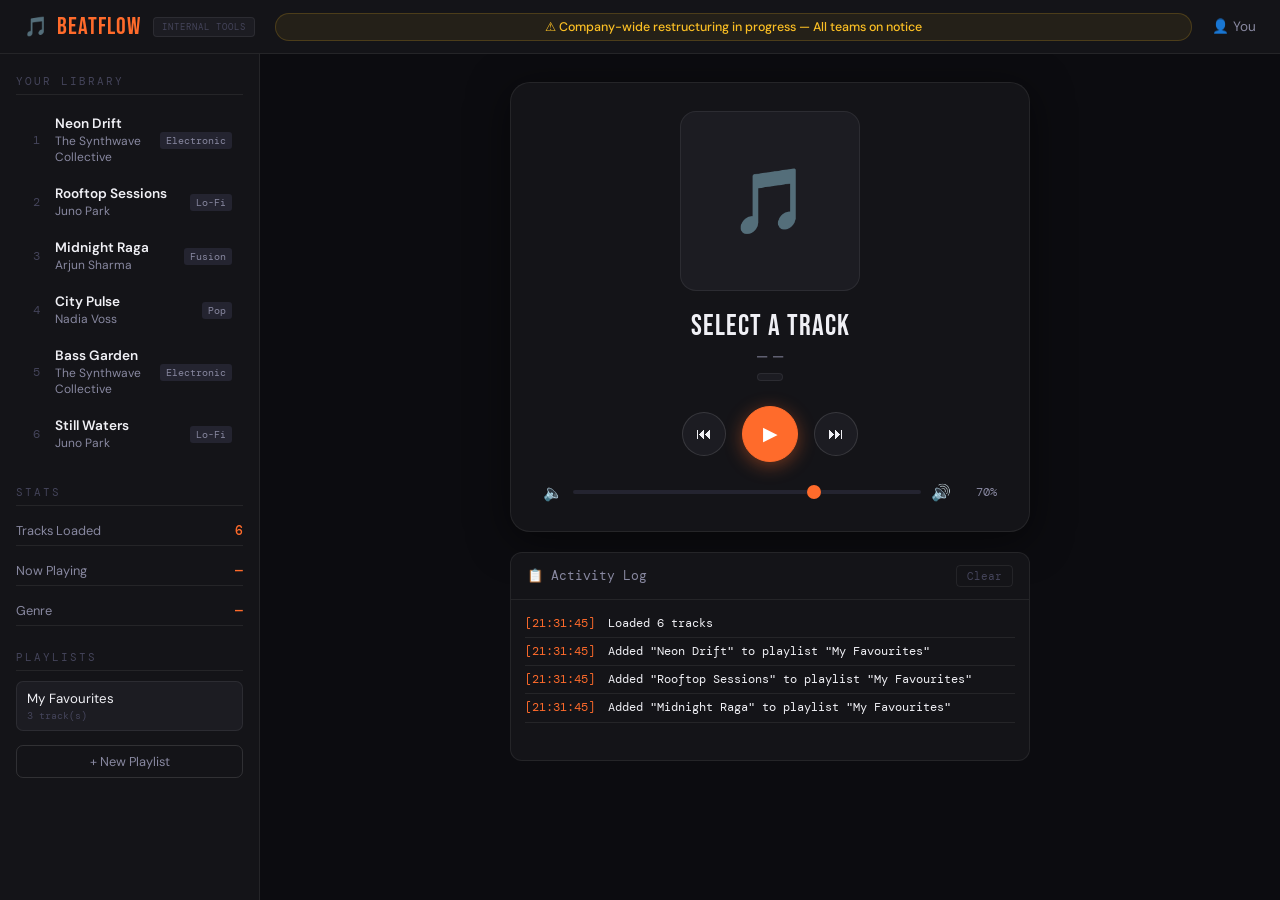
<file: Assignment-4/index.html>
<!DOCTYPE html>
<html lang="en">
<head>
    <meta charset="UTF-8">
    <meta name="viewport" content="width=device-width, initial-scale=1.0">
    <title>BeatFlow — Assignment 4</title>
    <link rel="preconnect" href="https://fonts.googleapis.com">
    <link href="https://fonts.googleapis.com/css2?family=Bebas+Neue&family=DM+Sans:wght@400;500;600;700&family=DM+Mono:wght@400;500&display=swap" rel="stylesheet">
    <link rel="stylesheet" href="styles.css">
</head>
<body>

<div class="app-shell">

    <!-- ── TOP NAV ── -->
    <nav class="top-nav">
        <div class="nav-logo">
            <span class="logo-icon">🎵</span>
            <span class="logo-text">BeatFlow</span>
            <span class="logo-tag">Internal Tools</span>
        </div>
        <div class="nav-alert">
            ⚠️ Company-wide restructuring in progress — All teams on notice
        </div>
        <div class="nav-user">👤 You</div>
    </nav>

    <!-- ── MAIN LAYOUT ── -->
    <div class="main-layout">

        <!-- ════ SIDEBAR ════ -->
        <aside class="sidebar">
            <div class="sidebar-section">
                <div class="sidebar-title">Your Library</div>
                <div class="track-list" id="trackList">
                    <!-- Populated by JavaScript -->
                </div>
            </div>

            <div class="sidebar-section">
                <div class="sidebar-title">Stats</div>
                <div class="stat-row">
                    <span class="stat-label">Tracks Loaded</span>
                    <span class="stat-val" id="trackCount">0</span>
                </div>
                <div class="stat-row">
                    <span class="stat-label">Now Playing</span>
                    <span class="stat-val" id="nowPlayingName">—</span>
                </div>
                <div class="stat-row">
                    <span class="stat-label">Genre</span>
                    <span class="stat-val" id="nowPlayingGenre">—</span>
                </div>
            </div>

            <!-- PART 3: Playlist section (populated by JS) -->
            <div class="sidebar-section">
                <div class="sidebar-title">Playlists</div>
                <div id="playlistList">
                    <div class="empty-msg">No playlists yet.</div>
                </div>
                <button class="small-btn" id="createPlaylistBtn">+ New Playlist</button>
            </div>
        </aside>

        <!-- ════ MAIN AREA ════ -->
        <main class="main-area">

            <!-- Player Card -->
            <div class="player-card" id="playerCard">
                <div class="player-art" id="playerArt">
                    <span class="art-placeholder">🎵</span>
                </div>
                <div class="player-info">
                    <div class="player-track-name" id="playerTrackName">Select a track</div>
                    <div class="player-artist" id="playerArtist">— —</div>
                    <div class="player-genre-badge" id="playerGenre"></div>
                </div>
                <div class="player-controls">
                    <button class="ctrl-btn" id="prevBtn">⏮</button>
                    <button class="ctrl-btn play-btn" id="playBtn">▶</button>
                    <button class="ctrl-btn" id="nextBtn">⏭</button>
                </div>
                <div class="volume-row">
                    <span>🔈</span>
                    <input type="range" id="volumeSlider" min="0" max="1" step="0.01" value="0.7" class="volume-slider">
                    <span>🔊</span>
                    <span class="vol-pct" id="volPct">70%</span>
                </div>
                <!-- Hidden audio element -->
                <audio id="audioPlayer"></audio>
            </div>

            <!-- Status / Log Panel -->
            <div class="log-panel">
                <div class="log-header">
                    <span>📋 Activity Log</span>
                    <button class="clear-btn" id="clearLogBtn">Clear</button>
                </div>
                <div class="log-entries" id="logEntries">
                    <div class="log-placeholder">Events will appear here as you interact with the player.</div>
                </div>
            </div>

        </main>

    </div><!-- /main-layout -->
</div><!-- /app-shell -->

<script src="app.js"></script>
</body>
</html>
</file>
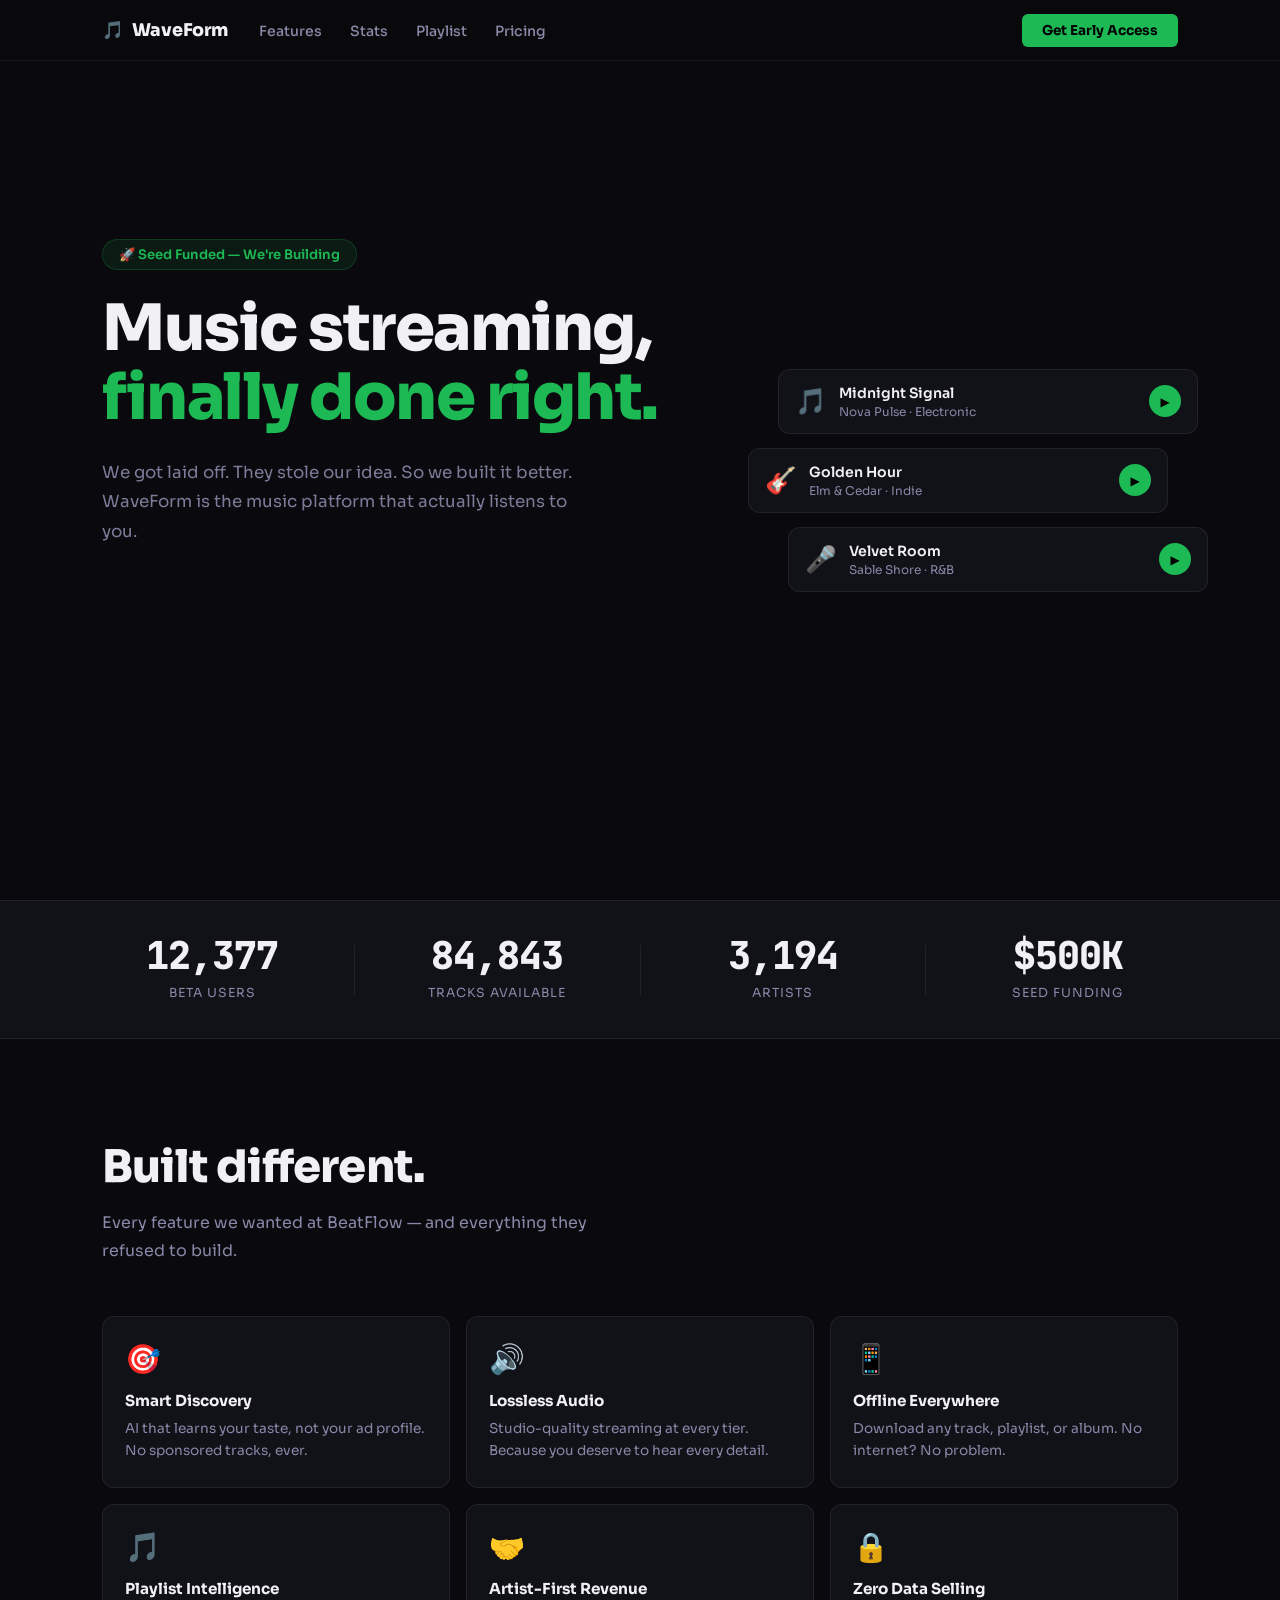
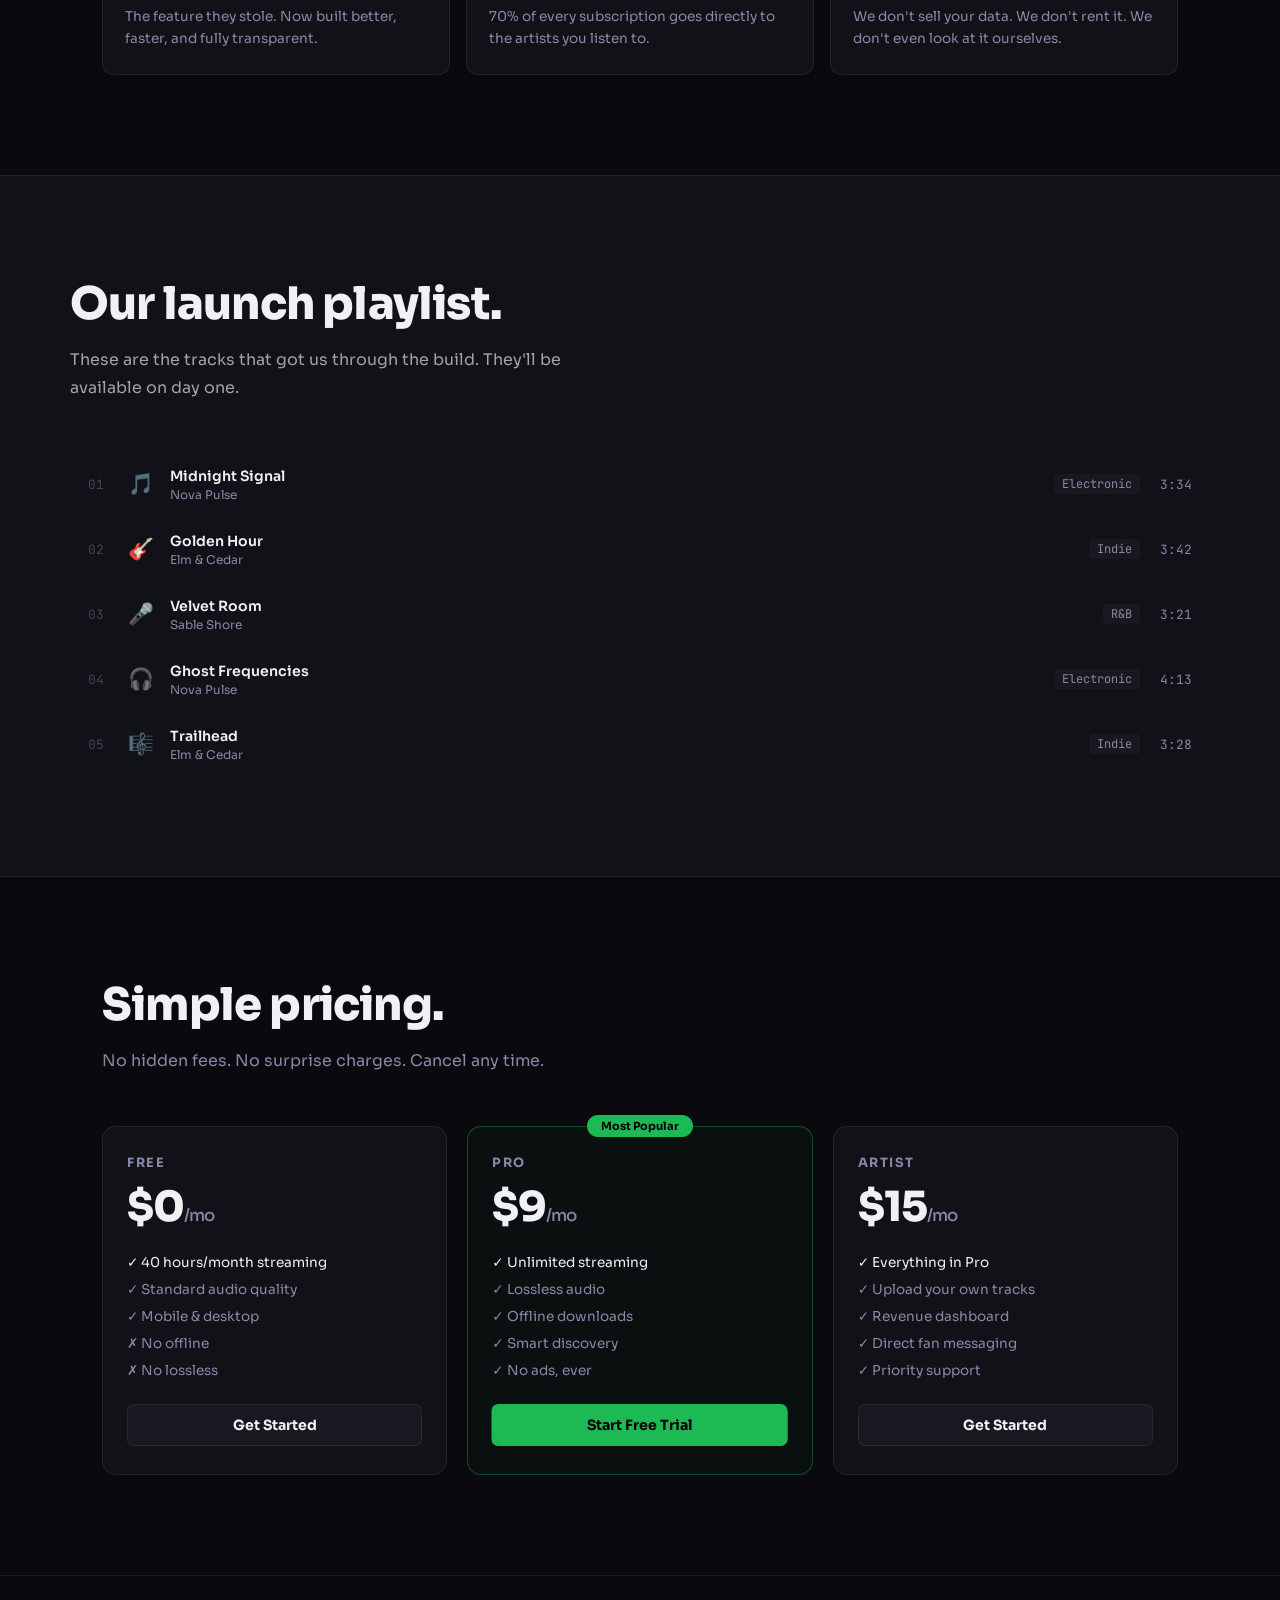
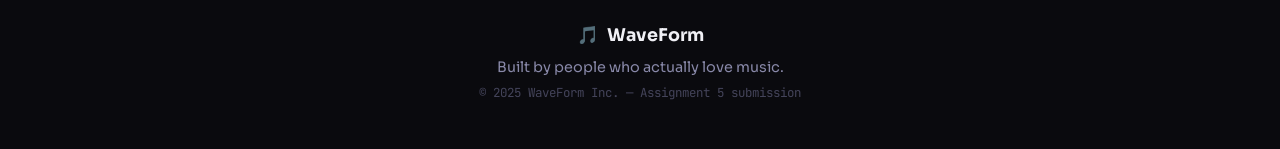
<file: Assignment-5/index.html>
<!DOCTYPE html>
<html lang="en">
<head>
    <meta charset="UTF-8">
    <meta name="viewport" content="width=device-width, initial-scale=1.0">
    <title>WaveForm — Assignment 5</title>
    <link rel="preconnect" href="https://fonts.googleapis.com">
    <link href="https://fonts.googleapis.com/css2?family=Sora:wght@400;500;600;700;800;900&family=JetBrains+Mono:wght@400;500&display=swap" rel="stylesheet">
    <!-- GSAP from CDN -->
    <script src="https://cdnjs.cloudflare.com/ajax/libs/gsap/3.12.5/gsap.min.js"></script>
    <link rel="stylesheet" href="styles.css">
</head>
<body>

<!-- ═══════════════════════════════════════════
     LANDING PAGE SECTIONS
     All sections are pre-built. Your animations.js
     file will bring them to life.
═══════════════════════════════════════════ -->

<!-- NAV -->
<nav class="nav" id="mainNav">
    <div class="nav-inner">
        <div class="nav-logo">
            <span class="nav-logo-icon">🎵</span>
            <span class="nav-logo-text">WaveForm</span>
        </div>
        <ul class="nav-links">
            <li><a href="#features">Features</a></li>
            <li><a href="#stats">Stats</a></li>
            <li><a href="#playlist">Playlist</a></li>
            <li><a href="#pricing">Pricing</a></li>
        </ul>
        <a href="#" class="nav-cta">Get Early Access</a>
    </div>
</nav>

<!-- HERO -->
<section class="hero" id="hero">
    <div class="hero-inner">
        <div class="hero-eyebrow" id="heroEyebrow">🚀 Seed Funded — We're Building</div>
        <h1 class="hero-title" id="heroTitle">
            <span class="hero-line" id="heroLine1">Music streaming,</span>
            <span class="hero-line hero-line-accent" id="heroLine2">finally done right.</span>
        </h1>
        <p class="hero-sub" id="heroSub">
            We got laid off. They stole our idea. So we built it better.<br>
            WaveForm is the music platform that actually listens to you.
        </p>
        <div class="hero-actions" id="heroActions">
            <a href="#" class="btn-primary">Start Free Trial</a>
            <a href="#" class="btn-ghost">Watch Demo ▶</a>
        </div>
        <div class="hero-badges" id="heroBadges">
            <span class="badge">✓ No ads ever</span>
            <span class="badge">✓ Offline mode</span>
            <span class="badge">✓ Lossless audio</span>
            <span class="badge">✓ AI-powered discovery</span>
        </div>
    </div>

    <!-- Decorative floating cards -->
    <div class="hero-float-cards" id="heroFloatCards">
        <div class="float-card fc1" id="floatCard1">
            <span class="fc-icon">🎵</span>
            <div class="fc-text">
                <span class="fc-title">Midnight Signal</span>
                <span class="fc-sub">Nova Pulse · Electronic</span>
            </div>
            <span class="fc-play">▶</span>
        </div>
        <div class="float-card fc2" id="floatCard2">
            <span class="fc-icon">🎸</span>
            <div class="fc-text">
                <span class="fc-title">Golden Hour</span>
                <span class="fc-sub">Elm & Cedar · Indie</span>
            </div>
            <span class="fc-play">▶</span>
        </div>
        <div class="float-card fc3" id="floatCard3">
            <span class="fc-icon">🎤</span>
            <div class="fc-text">
                <span class="fc-title">Velvet Room</span>
                <span class="fc-sub">Sable Shore · R&B</span>
            </div>
            <span class="fc-play">▶</span>
        </div>
    </div>
</section>

<!-- STATS TICKER -->
<div class="stats-ticker" id="statsTicker">
    <div class="ticker-inner">
        <div class="ticker-stat" id="statUsers">
            <span class="ticker-num" id="numUsers">0</span>
            <span class="ticker-label">Beta Users</span>
        </div>
        <div class="ticker-divider"></div>
        <div class="ticker-stat" id="statTracks">
            <span class="ticker-num" id="numTracks">0</span>
            <span class="ticker-label">Tracks Available</span>
        </div>
        <div class="ticker-divider"></div>
        <div class="ticker-stat" id="statArtists">
            <span class="ticker-num" id="numArtists">0</span>
            <span class="ticker-label">Artists</span>
        </div>
        <div class="ticker-divider"></div>
        <div class="ticker-stat" id="statFunding">
            <span class="ticker-num" id="numFunding">$0</span>
            <span class="ticker-label">Seed Funding</span>
        </div>
    </div>
</div>

<!-- FEATURES -->
<section class="features" id="features">
    <div class="section-inner">
        <h2 class="section-title" id="featuresTitle">Built different.</h2>
        <p class="section-sub" id="featuresSub">Every feature we wanted at BeatFlow — and everything they refused to build.</p>
        <div class="features-grid" id="featuresGrid">
            <div class="feature-card" id="feat0">
                <div class="feat-icon">🎯</div>
                <h3>Smart Discovery</h3>
                <p>AI that learns your taste, not your ad profile. No sponsored tracks, ever.</p>
            </div>
            <div class="feature-card" id="feat1">
                <div class="feat-icon">🔊</div>
                <h3>Lossless Audio</h3>
                <p>Studio-quality streaming at every tier. Because you deserve to hear every detail.</p>
            </div>
            <div class="feature-card" id="feat2">
                <div class="feat-icon">📱</div>
                <h3>Offline Everywhere</h3>
                <p>Download any track, playlist, or album. No internet? No problem.</p>
            </div>
            <div class="feature-card" id="feat3">
                <div class="feat-icon">🎵</div>
                <h3>Playlist Intelligence</h3>
                <p>The feature they stole. Now built better, faster, and fully transparent.</p>
            </div>
            <div class="feature-card" id="feat4">
                <div class="feat-icon">🤝</div>
                <h3>Artist-First Revenue</h3>
                <p>70% of every subscription goes directly to the artists you listen to.</p>
            </div>
            <div class="feature-card" id="feat5">
                <div class="feat-icon">🔒</div>
                <h3>Zero Data Selling</h3>
                <p>We don't sell your data. We don't rent it. We don't even look at it ourselves.</p>
            </div>
        </div>
    </div>
</section>

<!-- PLAYLIST SHOWCASE (A4 connection) -->
<section class="playlist-section" id="playlist">
    <div class="section-inner">
        <h2 class="section-title light" id="playlistTitle">Our launch playlist.</h2>
        <p class="section-sub light" id="playlistSub">
            These are the tracks that got us through the build. They'll be available on day one.
        </p>
        <div class="playlist-grid" id="playlistGrid">
            <div class="pl-track" id="plt0">
                <span class="pl-num">01</span>
                <span class="pl-icon">🎵</span>
                <div class="pl-info"><span class="pl-title">Midnight Signal</span><span class="pl-artist">Nova Pulse</span></div>
                <span class="pl-genre">Electronic</span>
                <span class="pl-dur">3:34</span>
            </div>
            <div class="pl-track" id="plt1">
                <span class="pl-num">02</span>
                <span class="pl-icon">🎸</span>
                <div class="pl-info"><span class="pl-title">Golden Hour</span><span class="pl-artist">Elm & Cedar</span></div>
                <span class="pl-genre">Indie</span>
                <span class="pl-dur">3:42</span>
            </div>
            <div class="pl-track" id="plt2">
                <span class="pl-num">03</span>
                <span class="pl-icon">🎤</span>
                <div class="pl-info"><span class="pl-title">Velvet Room</span><span class="pl-artist">Sable Shore</span></div>
                <span class="pl-genre">R&amp;B</span>
                <span class="pl-dur">3:21</span>
            </div>
            <div class="pl-track" id="plt3">
                <span class="pl-num">04</span>
                <span class="pl-icon">🎧</span>
                <div class="pl-info"><span class="pl-title">Ghost Frequencies</span><span class="pl-artist">Nova Pulse</span></div>
                <span class="pl-genre">Electronic</span>
                <span class="pl-dur">4:13</span>
            </div>
            <div class="pl-track" id="plt4">
                <span class="pl-num">05</span>
                <span class="pl-icon">🎼</span>
                <div class="pl-info"><span class="pl-title">Trailhead</span><span class="pl-artist">Elm & Cedar</span></div>
                <span class="pl-genre">Indie</span>
                <span class="pl-dur">3:28</span>
            </div>
        </div>
    </div>
</section>

<!-- PRICING -->
<section class="pricing" id="pricing">
    <div class="section-inner">
        <h2 class="section-title" id="pricingTitle">Simple pricing.</h2>
        <p class="section-sub" id="pricingSub">No hidden fees. No surprise charges. Cancel any time.</p>
        <div class="pricing-grid" id="pricingGrid">
            <div class="price-card" id="priceCard0">
                <div class="price-tier">Free</div>
                <div class="price-amount">$0<span>/mo</span></div>
                <ul class="price-features">
                    <li>✓ 40 hours/month streaming</li>
                    <li>✓ Standard audio quality</li>
                    <li>✓ Mobile &amp; desktop</li>
                    <li>✗ No offline</li>
                    <li>✗ No lossless</li>
                </ul>
                <a href="#" class="price-btn">Get Started</a>
            </div>
            <div class="price-card price-card-featured" id="priceCard1">
                <div class="price-popular">Most Popular</div>
                <div class="price-tier">Pro</div>
                <div class="price-amount">$9<span>/mo</span></div>
                <ul class="price-features">
                    <li>✓ Unlimited streaming</li>
                    <li>✓ Lossless audio</li>
                    <li>✓ Offline downloads</li>
                    <li>✓ Smart discovery</li>
                    <li>✓ No ads, ever</li>
                </ul>
                <a href="#" class="price-btn price-btn-primary">Start Free Trial</a>
            </div>
            <div class="price-card" id="priceCard2">
                <div class="price-tier">Artist</div>
                <div class="price-amount">$15<span>/mo</span></div>
                <ul class="price-features">
                    <li>✓ Everything in Pro</li>
                    <li>✓ Upload your own tracks</li>
                    <li>✓ Revenue dashboard</li>
                    <li>✓ Direct fan messaging</li>
                    <li>✓ Priority support</li>
                </ul>
                <a href="#" class="price-btn">Get Started</a>
            </div>
        </div>
    </div>
</section>

<!-- FOOTER -->
<footer class="footer" id="siteFooter">
    <div class="footer-inner">
        <div class="footer-logo">
            <span>🎵</span>
            <span>WaveForm</span>
        </div>
        <p class="footer-tagline">Built by people who actually love music.</p>
        <p class="footer-sub">© 2025 WaveForm Inc. — Assignment 5 submission</p>
    </div>
</footer>

<script src="animations.js" defer></script>
</body>
</html>
</file>
<file: Assignment-3/styles.css>
/* ═══════════════════════════════════════════════════════════
   styles.css — SnapGrid Social Media Dashboard
   Assignment 3  |  Do not modify this file
   ═══════════════════════════════════════════════════════════ */

/* ─── Google Fonts fallback ─── */
@import url('https://fonts.googleapis.com/css2?family=DM+Sans:ital,opsz,wght@0,9..40,400;0,9..40,500;0,9..40,600;0,9..40,700;1,9..40,400&family=DM+Mono:wght@400;500&display=swap');

/* ═══════════════════════════════════════════════════════════
   DESIGN TOKENS — Light and Dark themes
   ═══════════════════════════════════════════════════════════ */

:root,
[data-theme="dark"] {
    --bg:          #0f0f13;
    --surface:     #17171d;
    --surface-2:   #1e1e27;
    --surface-3:   #252530;
    --border:      rgba(255,255,255,0.07);
    --border-mid:  rgba(255,255,255,0.12);

    --txt-1:   #f0f0f5;
    --txt-2:   #9898b0;
    --txt-3:   #55556a;

    --accent:      #a78bfa;
    --accent-2:    #60a5fa;
    --accent-hot:  #f472b6;
    --accent-gold: #fbbf24;
    --green:       #34d399;

    --shadow-sm:  0 1px 3px rgba(0,0,0,0.4);
    --shadow-md:  0 4px 20px rgba(0,0,0,0.5);
    --shadow-lg:  0 8px 40px rgba(0,0,0,0.6);

    --radius-sm:  8px;
    --radius:     14px;
    --radius-lg:  20px;

    --font: 'DM Sans', system-ui, sans-serif;
    --mono: 'DM Mono', 'Courier New', monospace;

    --nav-h: 58px;
}

[data-theme="light"] {
    --bg:          #f4f4f8;
    --surface:     #ffffff;
    --surface-2:   #f0f0f5;
    --surface-3:   #e8e8f0;
    --border:      rgba(0,0,0,0.07);
    --border-mid:  rgba(0,0,0,0.12);

    --txt-1:   #111118;
    --txt-2:   #55556a;
    --txt-3:   #9898b0;

    --accent:      #7c3aed;
    --accent-2:    #2563eb;
    --accent-hot:  #db2777;
    --accent-gold: #d97706;
    --green:       #059669;

    --shadow-sm:  0 1px 3px rgba(0,0,0,0.08);
    --shadow-md:  0 4px 20px rgba(0,0,0,0.1);
    --shadow-lg:  0 8px 40px rgba(0,0,0,0.14);
}

/* ═══════════════════════════════════════════════════════════
   BASE
   ═══════════════════════════════════════════════════════════ */
*, *::before, *::after { margin: 0; padding: 0; box-sizing: border-box; }

html { font-size: 16px; }

body {
    font-family: var(--font);
    background: var(--bg);
    color: var(--txt-1);
    transition: background 0.3s ease, color 0.3s ease;
    min-height: 100vh;
    line-height: 1.6;
}

/* ═══════════════════════════════════════════════════════════
   NAV
   ═══════════════════════════════════════════════════════════ */
.top-nav {
    position: sticky;
    top: 0;
    z-index: 100;
    height: var(--nav-h);
    background: var(--surface);
    border-bottom: 1px solid var(--border);
    display: flex;
    align-items: center;
    padding: 0 24px;
    gap: 16px;
    box-shadow: var(--shadow-sm);
    transition: background 0.3s, border-color 0.3s;
}

.nav-logo {
    display: flex;
    align-items: center;
    gap: 8px;
    font-weight: 700;
    font-size: 1.15em;
    letter-spacing: -0.3px;
    flex-shrink: 0;
}

.logo-mark {
    color: var(--accent);
    font-size: 1.1em;
}

.logo-text { color: var(--txt-1); }

.nav-center {
    flex: 1;
    text-align: center;
}

.nav-hint {
    font-size: 0.8em;
    color: var(--txt-3);
    font-family: var(--mono);
    letter-spacing: 0.5px;
}

.theme-toggle-btn {
    display: flex;
    align-items: center;
    gap: 7px;
    padding: 8px 16px;
    background: var(--surface-2);
    border: 1px solid var(--border-mid);
    border-radius: 30px;
    cursor: pointer;
    color: var(--txt-2);
    font-size: 0.85em;
    font-family: var(--font);
    font-weight: 500;
    transition: all 0.2s ease;
    flex-shrink: 0;
    white-space: nowrap;
}

.theme-toggle-btn:hover {
    background: var(--surface-3);
    color: var(--txt-1);
    border-color: var(--accent);
}

/* ═══════════════════════════════════════════════════════════
   LAYOUT
   ═══════════════════════════════════════════════════════════ */
.app-shell { min-height: 100vh; }

.main-layout {
    display: grid;
    grid-template-columns: 280px 1fr;
    gap: 24px;
    max-width: 960px;
    margin: 0 auto;
    padding: 28px 20px 60px;
}

@media (max-width: 740px) {
    .main-layout { grid-template-columns: 1fr; }
    .sidebar { order: -1; }
}

/* ═══════════════════════════════════════════════════════════
   SIDEBAR
   ═══════════════════════════════════════════════════════════ */
.sidebar {
    display: flex;
    flex-direction: column;
    gap: 16px;
}

/* ─── Profile Card ─── */
.profile-card {
    background: var(--surface);
    border: 1px solid var(--border);
    border-radius: var(--radius-lg);
    overflow: hidden;
    box-shadow: var(--shadow-sm);
    transition: background 0.3s, border-color 0.3s;
}

.profile-banner {
    height: 80px;
    background: linear-gradient(135deg, #6d28d9 0%, #a78bfa 40%, #60a5fa 100%);
}

.profile-avatar-wrap {
    padding: 0 20px;
    margin-top: -30px;
    margin-bottom: 10px;
}

.profile-avatar {
    width: 64px;
    height: 64px;
    background: var(--surface-2);
    border: 3px solid var(--surface);
    border-radius: 50%;
    display: flex;
    align-items: center;
    justify-content: center;
    font-size: 2em;
    box-shadow: var(--shadow-sm);
}

.profile-info {
    padding: 0 20px 16px;
}

.profile-name {
    font-size: 1.05em;
    font-weight: 700;
    color: var(--txt-1);
    line-height: 1.2;
}

.profile-handle {
    font-size: 0.82em;
    color: var(--accent);
    font-family: var(--mono);
    margin: 2px 0 10px;
}

.profile-bio {
    font-size: 0.85em;
    color: var(--txt-2);
    line-height: 1.55;
}

.profile-stats {
    display: flex;
    border-top: 1px solid var(--border);
    border-bottom: 1px solid var(--border);
}

.stat-item {
    flex: 1;
    padding: 12px 8px;
    text-align: center;
}

.stat-item + .stat-item {
    border-left: 1px solid var(--border);
}

.stat-num {
    display: block;
    font-size: 1.05em;
    font-weight: 700;
    color: var(--txt-1);
    line-height: 1.2;
}

.stat-label {
    font-size: 0.72em;
    color: var(--txt-3);
    text-transform: uppercase;
    letter-spacing: 0.5px;
}

.follow-btn {
    display: block;
    width: calc(100% - 40px);
    margin: 14px 20px 18px;
    padding: 10px;
    background: var(--accent);
    color: #fff;
    border: none;
    border-radius: var(--radius-sm);
    cursor: pointer;
    font-family: var(--font);
    font-size: 0.9em;
    font-weight: 600;
    transition: all 0.2s ease;
    box-shadow: 0 3px 12px rgba(167,139,250,0.35);
}

.follow-btn:hover {
    filter: brightness(1.1);
    transform: translateY(-1px);
    box-shadow: 0 5px 18px rgba(167,139,250,0.5);
}

.follow-btn.following {
    background: var(--surface-3);
    color: var(--txt-2);
    box-shadow: none;
    border: 1px solid var(--border-mid);
}

/* ─── Sidebar Cards ─── */
.sidebar-card {
    background: var(--surface);
    border: 1px solid var(--border);
    border-radius: var(--radius);
    padding: 16px 18px;
    box-shadow: var(--shadow-sm);
    transition: background 0.3s, border-color 0.3s;
}

.sidebar-card-title {
    font-size: 0.8em;
    font-weight: 600;
    color: var(--txt-2);
    text-transform: uppercase;
    letter-spacing: 1px;
    margin-bottom: 12px;
}

/* Tag pills */
.tag-pills {
    display: flex;
    flex-wrap: wrap;
    gap: 7px;
    margin-bottom: 12px;
}

.tag-pill {
    padding: 5px 12px;
    border-radius: 20px;
    border: 1px solid var(--border-mid);
    background: transparent;
    color: var(--txt-2);
    font-size: 0.8em;
    font-family: var(--font);
    cursor: pointer;
    transition: all 0.15s ease;
}

.tag-pill:hover {
    border-color: var(--accent);
    color: var(--accent);
}

.tag-pill.active {
    background: var(--accent);
    border-color: var(--accent);
    color: #fff;
    font-weight: 600;
}

.filter-result-msg {
    font-size: 0.8em;
    color: var(--txt-3);
    font-family: var(--mono);
}

/* Likes summary */
.likes-summary-card { }
.likes-summary-text {
    font-size: 0.88em;
    color: var(--txt-2);
}
.likes-summary-text strong {
    color: var(--accent-hot);
    font-size: 1.1em;
}

/* ═══════════════════════════════════════════════════════════
   FEED AREA
   ═══════════════════════════════════════════════════════════ */
.feed-area {
    display: flex;
    flex-direction: column;
    gap: 16px;
    min-width: 0;
}

/* ─── Composer ─── */
.composer-card {
    background: var(--surface);
    border: 1px solid var(--border);
    border-radius: var(--radius);
    padding: 16px 18px;
    box-shadow: var(--shadow-sm);
    transition: background 0.3s, border-color 0.3s;
}

.composer-top {
    display: flex;
    gap: 12px;
    margin-bottom: 12px;
}

.composer-avatar {
    width: 40px;
    height: 40px;
    background: var(--surface-2);
    border-radius: 50%;
    display: flex;
    align-items: center;
    justify-content: center;
    font-size: 1.3em;
    flex-shrink: 0;
}

.composer-textarea {
    flex: 1;
    border: 1px solid var(--border-mid);
    border-radius: var(--radius-sm);
    background: var(--surface-2);
    color: var(--txt-1);
    font-family: var(--font);
    font-size: 0.95em;
    padding: 10px 14px;
    resize: none;
    min-height: 80px;
    transition: border-color 0.2s, background 0.3s;
    line-height: 1.6;
}

.composer-textarea::placeholder { color: var(--txt-3); }

.composer-textarea:focus {
    outline: none;
    border-color: var(--accent);
    background: var(--surface);
}

.composer-bottom {
    display: flex;
    align-items: center;
    justify-content: space-between;
    padding-left: 52px;
}

.char-counter {
    font-family: var(--mono);
    font-size: 0.8em;
    color: var(--txt-3);
    transition: color 0.2s;
}

.char-counter.counter-warning {
    color: #f97316;
    font-weight: 500;
}

.post-btn {
    padding: 8px 22px;
    background: var(--accent);
    color: #fff;
    border: none;
    border-radius: 20px;
    cursor: pointer;
    font-family: var(--font);
    font-weight: 600;
    font-size: 0.88em;
    transition: all 0.2s ease;
    box-shadow: 0 2px 10px rgba(167,139,250,0.3);
}

.post-btn:hover:not(:disabled) {
    filter: brightness(1.1);
    transform: translateY(-1px);
    box-shadow: 0 4px 16px rgba(167,139,250,0.45);
}

.post-btn:disabled {
    background: var(--surface-3);
    color: var(--txt-3);
    box-shadow: none;
    cursor: not-allowed;
    transform: none;
}

/* ─── Post Feed ─── */
.post-feed {
    display: flex;
    flex-direction: column;
    gap: 16px;
}

/* ─── Post Card ─── */
.post-card {
    background: var(--surface);
    border: 1px solid var(--border);
    border-radius: var(--radius);
    padding: 18px 20px;
    box-shadow: var(--shadow-sm);
    transition: background 0.3s, border-color 0.3s, transform 0.2s, opacity 0.3s;
}

.post-card:hover {
    border-color: var(--border-mid);
    box-shadow: var(--shadow-md);
}

.post-card.hidden {
    display: none;
}

.post-card.new-post {
    animation: slideDown 0.35s cubic-bezier(0.34, 1.56, 0.64, 1);
    border-color: rgba(167,139,250,0.3);
}

@keyframes slideDown {
    from {
        opacity: 0;
        transform: translateY(-16px) scale(0.97);
    }
    to {
        opacity: 1;
        transform: translateY(0) scale(1);
    }
}

.post-header {
    display: flex;
    align-items: center;
    gap: 10px;
    margin-bottom: 12px;
}

.post-avatar {
    width: 38px;
    height: 38px;
    background: var(--surface-2);
    border-radius: 50%;
    display: flex;
    align-items: center;
    justify-content: center;
    font-size: 1.25em;
    flex-shrink: 0;
}

.post-meta { line-height: 1.3; }

.post-author {
    display: block;
    font-size: 0.9em;
    font-weight: 600;
    color: var(--txt-1);
}

.post-time {
    display: block;
    font-size: 0.77em;
    color: var(--txt-3);
    font-family: var(--mono);
}

.post-body {
    font-size: 0.95em;
    color: var(--txt-1);
    line-height: 1.7;
    margin-bottom: 14px;
}

.post-tag {
    color: var(--accent-2);
    font-weight: 500;
    font-size: 0.9em;
}

/* Post images (decorative gradient placeholders) */
.post-image {
    height: 170px;
    border-radius: var(--radius-sm);
    margin-bottom: 14px;
    display: flex;
    align-items: flex-end;
    justify-content: flex-start;
    padding: 14px 16px;
    overflow: hidden;
}

.pi-gradient-1 { background: linear-gradient(135deg, #1a1a2e 0%, #16213e 50%, #0f3460 100%); }
.pi-gradient-2 { background: linear-gradient(135deg, #2d1b69 0%, #11998e 100%); }
.pi-gradient-3 { background: linear-gradient(135deg, #654ea3 0%, #eaafc8 100%); }

.pi-label {
    background: rgba(0,0,0,0.45);
    backdrop-filter: blur(6px);
    color: #fff;
    padding: 5px 12px;
    border-radius: 20px;
    font-size: 0.8em;
    font-weight: 600;
    letter-spacing: 0.3px;
}

/* Post actions row */
.post-actions {
    display: flex;
    align-items: center;
    justify-content: space-between;
    gap: 12px;
    padding-top: 12px;
    border-top: 1px solid var(--border);
}

.like-btn {
    display: flex;
    align-items: center;
    gap: 6px;
    background: none;
    border: 1px solid var(--border);
    border-radius: 20px;
    padding: 5px 14px;
    cursor: pointer;
    color: var(--txt-2);
    font-family: var(--font);
    font-size: 0.88em;
    font-weight: 500;
    transition: all 0.18s ease;
}

.like-btn:hover {
    border-color: var(--accent-hot);
    color: var(--accent-hot);
    background: rgba(244,114,182,0.06);
}

.like-btn.liked {
    background: rgba(244,114,182,0.1);
    border-color: var(--accent-hot);
    color: var(--accent-hot);
}

.like-btn.liked .like-icon {
    animation: heartPop 0.3s cubic-bezier(0.34, 1.56, 0.64, 1);
}

@keyframes heartPop {
    0%   { transform: scale(1); }
    50%  { transform: scale(1.45); }
    100% { transform: scale(1); }
}

.post-tag-display {
    font-size: 0.8em;
    display: flex;
    gap: 6px;
    flex-wrap: wrap;
}

/* ═══════════════════════════════════════════════════════════
   ASSIGNMENT PANEL
   ═══════════════════════════════════════════════════════════ */
.assignment-panel {
    background: var(--bg);
    border-top: 2px solid var(--border-mid);
    padding: 0;
    transition: background 0.3s;
}

.assignment-inner {
    max-width: 960px;
    margin: 0 auto;
    padding: 48px 20px 64px;
}

/* ─── Header ─── */
.asgn-header {
    margin-bottom: 40px;
}

.asgn-badges {
    display: flex;
    gap: 8px;
    flex-wrap: wrap;
    margin-bottom: 16px;
}

.abadge {
    padding: 4px 14px;
    border-radius: 20px;
    font-size: 0.72em;
    font-weight: 600;
    letter-spacing: 1px;
    text-transform: uppercase;
    font-family: var(--mono);
}

.abadge.purple { background: rgba(167,139,250,0.12); color: var(--accent); border: 1px solid rgba(167,139,250,0.25); }
.abadge.teal   { background: rgba(96,165,250,0.12);  color: var(--accent-2); border: 1px solid rgba(96,165,250,0.25); }
.abadge.gold   { background: rgba(251,191,36,0.1);   color: var(--accent-gold); border: 1px solid rgba(251,191,36,0.22); }

.asgn-title {
    font-size: clamp(1.6em, 4vw, 2.4em);
    font-weight: 700;
    letter-spacing: -0.5px;
    color: var(--txt-1);
    line-height: 1.15;
    margin-bottom: 14px;
}

.asgn-desc {
    color: var(--txt-2);
    font-size: 1em;
    line-height: 1.75;
    max-width: 660px;
    margin-bottom: 20px;
}

.asgn-files {
    display: flex;
    gap: 10px;
    flex-wrap: wrap;
}

.file-chip {
    font-family: var(--mono);
    font-size: 0.8em;
    color: var(--txt-2);
    background: var(--surface);
    border: 1px solid var(--border);
    padding: 5px 14px;
    border-radius: 6px;
}

.file-chip em { color: var(--txt-3); font-style: normal; }

/* ─── Task Cards ─── */
.tasks-grid {
    display: flex;
    flex-direction: column;
    gap: 20px;
    margin-bottom: 40px;
}

.task-card {
    background: var(--surface);
    border: 1px solid var(--border);
    border-radius: var(--radius);
    overflow: hidden;
    box-shadow: var(--shadow-sm);
    transition: box-shadow 0.2s, border-color 0.2s, background 0.3s;
}

.task-card:hover { box-shadow: var(--shadow-md); }

.task-card-featured { border-color: rgba(167,139,250,0.25); }
.task-card-featured:hover { box-shadow: 0 4px 28px rgba(167,139,250,0.12); }

.task-head {
    display: flex;
    align-items: center;
    gap: 14px;
    padding: 14px 20px;
    background: var(--surface-2);
    border-bottom: 1px solid var(--border);
}

.task-badge {
    background: linear-gradient(135deg, #6d28d9, #a78bfa);
    color: #fff;
    font-size: 0.68em;
    font-weight: 700;
    padding: 4px 14px;
    border-radius: 20px;
    letter-spacing: 0.8px;
    flex-shrink: 0;
    font-family: var(--mono);
}

.task-title-row {
    display: flex;
    align-items: center;
    justify-content: space-between;
    flex: 1;
    gap: 10px;
}

.task-title-row h3 {
    font-size: 0.95em;
    font-weight: 700;
    color: var(--txt-1);
}

.pts-chip {
    font-size: 0.78em;
    font-weight: 700;
    color: var(--accent-gold);
    font-family: var(--mono);
    white-space: nowrap;
}

.task-body {
    padding: 20px 22px;
    font-size: 0.95em;
    color: var(--txt-2);
    line-height: 1.75;
}

.task-body p { margin-bottom: 12px; }
.task-body strong { color: var(--txt-1); }

.task-body ul {
    padding-left: 20px;
    margin-bottom: 12px;
}

.task-body ul li { margin-bottom: 5px; }
.task-body ul ul { margin-top: 5px; }

.task-body code {
    font-family: var(--mono);
    font-size: 0.85em;
    background: rgba(167,139,250,0.1);
    color: var(--accent);
    padding: 2px 7px;
    border-radius: 4px;
    border: 1px solid rgba(167,139,250,0.15);
}

.hint-box {
    background: rgba(251,191,36,0.06);
    border-left: 3px solid var(--accent-gold);
    padding: 10px 16px;
    border-radius: 0 var(--radius-sm) var(--radius-sm) 0;
    font-size: 0.88em;
    color: var(--txt-2);
    margin-top: 14px;
    line-height: 1.65;
}

/* Template box */
.template-box {
    background: var(--surface-2);
    border: 1px solid var(--border-mid);
    border-radius: var(--radius-sm);
    padding: 14px 18px;
    margin: 14px 0;
}

.template-label {
    font-size: 0.8em;
    font-weight: 600;
    color: var(--txt-3);
    text-transform: uppercase;
    letter-spacing: 0.8px;
    margin-bottom: 10px !important;
}

.code-block {
    font-family: var(--mono);
    font-size: 0.82em;
    color: var(--txt-1);
    line-height: 1.8;
    white-space: pre;
    overflow-x: auto;
    background: transparent;
    padding: 0;
    border: none;
}

/* ─── Rubric ─── */
.rubric-wrap { margin-bottom: 40px; }

.rubric-title {
    font-size: 1.05em;
    font-weight: 700;
    color: var(--txt-1);
    margin-bottom: 16px;
    letter-spacing: -0.2px;
}

.rubric-table {
    width: 100%;
    border-collapse: collapse;
    font-size: 0.9em;
    border: 1px solid var(--border);
    border-radius: var(--radius);
    overflow: hidden;
}

.rubric-table thead tr {
    background: linear-gradient(135deg, #4c1d95, #7c3aed);
}

.rubric-table th {
    padding: 13px 18px;
    text-align: left;
    font-size: 0.75em;
    font-weight: 600;
    color: #fff;
    text-transform: uppercase;
    letter-spacing: 1px;
    font-family: var(--mono);
}

.rubric-table td {
    padding: 12px 18px;
    border-bottom: 1px solid var(--border);
    color: var(--txt-2);
    background: var(--surface);
    transition: background 0.3s;
}

.rubric-table tbody tr:nth-child(even) td {
    background: var(--surface-2);
}

.rubric-table td:nth-child(2) {
    text-align: center;
    font-weight: 700;
    color: var(--accent-gold);
    font-family: var(--mono);
    font-size: 1em;
}

.rubric-total td {
    background: rgba(167,139,250,0.06) !important;
    color: var(--txt-1) !important;
    font-size: 1em;
    border-top: 2px solid rgba(167,139,250,0.2);
}

/* ─── Footer ─── */
.asgn-footer {
    padding: 24px;
    background: var(--surface);
    border: 1px solid var(--border);
    border-radius: var(--radius);
    font-size: 0.88em;
    color: var(--txt-2);
    line-height: 2.2;
    text-align: center;
    transition: background 0.3s, border-color 0.3s;
}

.asgn-footer strong { color: var(--txt-1); }

.asgn-footer code {
    font-family: var(--mono);
    font-size: 0.9em;
    background: rgba(167,139,250,0.1);
    color: var(--accent);
    padding: 2px 7px;
    border-radius: 4px;
}
</file>
<file: Assignment-4/styles.css>
/* ═══════════════════════════════════════════════════
   styles.css — BeatFlow Internal Tools
   Assignment 4 | Do not modify
   ═══════════════════════════════════════════════════ */

:root {
    --bg:        #0c0c10;
    --surface:   #141418;
    --surface-2: #1c1c22;
    --surface-3: #242430;
    --border:    rgba(255,255,255,0.07);
    --border-2:  rgba(255,255,255,0.12);

    --orange:    #ff6b2b;
    --orange-lt: #ff8c55;
    --orange-bg: rgba(255,107,43,0.1);
    --green:     #22c55e;
    --red:       #ef4444;
    --yellow:    #fbbf24;
    --purple:    #a78bfa;

    --txt-1: #f0f0f5;
    --txt-2: #8888a0;
    --txt-3: #44445a;

    --font:      'DM Sans', system-ui, sans-serif;
    --mono:      'DM Mono', monospace;
    --display:   'Bebas Neue', sans-serif;

    --nav-h: 54px;
    --sidebar-w: 260px;
    --radius: 12px;
    --radius-sm: 7px;
}

*, *::before, *::after { margin: 0; padding: 0; box-sizing: border-box; }

body {
    font-family: var(--font);
    background: var(--bg);
    color: var(--txt-1);
    min-height: 100vh;
    -webkit-font-smoothing: antialiased;
}

/* ── NAV ── */
.top-nav {
    position: sticky; top: 0; z-index: 100;
    height: var(--nav-h);
    background: var(--surface);
    border-bottom: 1px solid var(--border);
    display: flex; align-items: center;
    padding: 0 24px; gap: 20px;
}

.nav-logo {
    display: flex; align-items: center; gap: 8px;
    font-family: var(--display);
    font-size: 1.5em;
    letter-spacing: 1px;
    color: var(--orange);
    flex-shrink: 0;
}

.logo-icon { font-size: 0.8em; }

.logo-tag {
    font-family: var(--mono);
    font-size: 0.38em;
    color: var(--txt-3);
    background: var(--surface-2);
    border: 1px solid var(--border);
    padding: 3px 8px;
    border-radius: 4px;
    letter-spacing: 1px;
    text-transform: uppercase;
    margin-left: 4px;
    align-self: center;
}

.nav-alert {
    flex: 1; text-align: center;
    font-size: 0.78em;
    color: var(--yellow);
    background: rgba(251,191,36,0.07);
    border: 1px solid rgba(251,191,36,0.18);
    padding: 5px 16px;
    border-radius: 20px;
    font-weight: 500;
}

.nav-user {
    font-size: 0.85em; color: var(--txt-2);
    flex-shrink: 0;
}

/* ── LAYOUT ── */
.main-layout {
    display: grid;
    grid-template-columns: var(--sidebar-w) 1fr;
    height: calc(100vh - var(--nav-h));
}

/* ── SIDEBAR ── */
.sidebar {
    background: var(--surface);
    border-right: 1px solid var(--border);
    padding: 20px 16px;
    overflow-y: auto;
    display: flex;
    flex-direction: column;
    gap: 24px;
}

.sidebar::-webkit-scrollbar { width: 4px; }
.sidebar::-webkit-scrollbar-thumb { background: var(--border-2); border-radius: 2px; }

.sidebar-section { display: flex; flex-direction: column; gap: 10px; }

.sidebar-title {
    font-family: var(--mono);
    font-size: 0.68em;
    letter-spacing: 2px;
    text-transform: uppercase;
    color: var(--txt-3);
    padding-bottom: 6px;
    border-bottom: 1px solid var(--border);
}

/* Track list */
.track-item {
    display: flex; align-items: center; gap: 10px;
    padding: 9px 10px;
    border-radius: var(--radius-sm);
    cursor: pointer;
    border: 1px solid transparent;
    transition: all 0.15s ease;
}

.track-item:hover {
    background: var(--surface-2);
    border-color: var(--border);
}

.track-item.active {
    background: var(--orange-bg);
    border-color: rgba(255,107,43,0.3);
}

.track-num {
    font-family: var(--mono);
    font-size: 0.72em;
    color: var(--txt-3);
    width: 18px;
    flex-shrink: 0;
    text-align: center;
}

.track-item.active .track-num { color: var(--orange); }

.track-details { flex: 1; min-width: 0; }

.track-name {
    font-size: 0.85em;
    font-weight: 600;
    color: var(--txt-1);
    white-space: nowrap;
    overflow: hidden;
    text-overflow: ellipsis;
}

.track-artist {
    font-size: 0.75em;
    color: var(--txt-2);
    margin-top: 1px;
}

.track-genre {
    font-family: var(--mono);
    font-size: 0.65em;
    padding: 2px 6px;
    border-radius: 3px;
    background: var(--surface-3);
    color: var(--txt-2);
    flex-shrink: 0;
}

/* Stats */
.stat-row {
    display: flex;
    justify-content: space-between;
    align-items: center;
    padding: 6px 0;
    border-bottom: 1px solid var(--border);
}

.stat-label { font-size: 0.8em; color: var(--txt-2); }
.stat-val {
    font-family: var(--mono);
    font-size: 0.8em;
    color: var(--orange);
    font-weight: 500;
    max-width: 110px;
    text-align: right;
    white-space: nowrap;
    overflow: hidden;
    text-overflow: ellipsis;
}

/* Playlist */
.playlist-item {
    padding: 8px 10px;
    background: var(--surface-2);
    border: 1px solid var(--border);
    border-radius: var(--radius-sm);
    font-size: 0.83em;
    color: var(--txt-1);
    cursor: pointer;
    transition: border-color 0.15s;
}

.playlist-item:hover { border-color: var(--orange); }

.playlist-count {
    font-family: var(--mono);
    font-size: 0.78em;
    color: var(--txt-3);
    margin-top: 2px;
}

.empty-msg {
    font-size: 0.8em;
    color: var(--txt-3);
    font-style: italic;
    padding: 4px 0;
}

.small-btn {
    padding: 7px 12px;
    background: transparent;
    border: 1px solid var(--border-2);
    border-radius: var(--radius-sm);
    color: var(--txt-2);
    font-family: var(--font);
    font-size: 0.8em;
    cursor: pointer;
    transition: all 0.15s;
    margin-top: 4px;
}

.small-btn:hover { border-color: var(--orange); color: var(--orange); }

/* ── MAIN AREA ── */
.main-area {
    padding: 28px;
    display: flex;
    flex-direction: column;
    gap: 20px;
    overflow-y: auto;
}

/* ── PLAYER CARD ── */
.player-card {
    background: var(--surface);
    border: 1px solid var(--border);
    border-radius: 20px;
    padding: 28px 32px;
    display: flex;
    flex-direction: column;
    align-items: center;
    gap: 20px;
    max-width: 520px;
    width: 100%;
    margin: 0 auto;
    box-shadow: 0 8px 40px rgba(0,0,0,0.5);
}

.player-art {
    width: 180px; height: 180px;
    background: var(--surface-2);
    border-radius: 16px;
    display: flex; align-items: center; justify-content: center;
    border: 1px solid var(--border);
    font-size: 4em;
    position: relative;
    overflow: hidden;
    transition: background 0.4s;
}

.player-art.playing {
    background: var(--orange-bg);
    border-color: rgba(255,107,43,0.3);
    animation: artPulse 2s ease-in-out infinite;
}

@keyframes artPulse {
    0%, 100% { box-shadow: 0 0 0 0 rgba(255,107,43,0.2); }
    50%       { box-shadow: 0 0 0 20px rgba(255,107,43,0); }
}

.player-info { text-align: center; }

.player-track-name {
    font-family: var(--display);
    font-size: 1.8em;
    letter-spacing: 1px;
    color: var(--txt-1);
    line-height: 1.1;
}

.player-artist {
    font-size: 0.88em;
    color: var(--txt-2);
    margin-top: 4px;
}

.player-genre-badge {
    display: inline-block;
    margin-top: 8px;
    font-family: var(--mono);
    font-size: 0.72em;
    padding: 3px 12px;
    background: var(--surface-2);
    border: 1px solid var(--border);
    border-radius: 20px;
    color: var(--orange);
    letter-spacing: 1px;
    text-transform: uppercase;
}

.player-controls {
    display: flex; gap: 16px; align-items: center;
}

.ctrl-btn {
    width: 44px; height: 44px;
    background: var(--surface-2);
    border: 1px solid var(--border-2);
    border-radius: 50%;
    color: var(--txt-1);
    font-size: 1em;
    cursor: pointer;
    transition: all 0.15s;
    display: flex; align-items: center; justify-content: center;
}

.ctrl-btn:hover { border-color: var(--orange); color: var(--orange); }

.play-btn {
    width: 56px; height: 56px;
    background: var(--orange);
    border-color: var(--orange);
    color: #fff;
    font-size: 1.2em;
    box-shadow: 0 4px 18px rgba(255,107,43,0.4);
}

.play-btn:hover {
    background: var(--orange-lt);
    border-color: var(--orange-lt);
    transform: scale(1.05);
}

.play-btn.playing {
    background: var(--surface-3);
    border-color: var(--border-2);
    color: var(--txt-1);
    box-shadow: none;
}

.volume-row {
    display: flex; align-items: center; gap: 10px;
    width: 100%;
}

.volume-slider {
    flex: 1;
    -webkit-appearance: none;
    height: 4px;
    border-radius: 2px;
    background: var(--surface-3);
    outline: none;
    cursor: pointer;
}

.volume-slider::-webkit-slider-thumb {
    -webkit-appearance: none;
    width: 14px; height: 14px;
    background: var(--orange);
    border-radius: 50%;
    cursor: pointer;
}

.vol-pct {
    font-family: var(--mono);
    font-size: 0.78em;
    color: var(--txt-2);
    width: 36px;
    text-align: right;
}

/* ── LOG PANEL ── */
.log-panel {
    background: var(--surface);
    border: 1px solid var(--border);
    border-radius: var(--radius);
    overflow: hidden;
    max-width: 520px;
    width: 100%;
    margin: 0 auto;
}

.log-header {
    display: flex; align-items: center; justify-content: space-between;
    padding: 12px 16px;
    border-bottom: 1px solid var(--border);
    font-size: 0.82em;
    color: var(--txt-2);
    font-family: var(--mono);
}

.clear-btn {
    background: transparent;
    border: 1px solid var(--border);
    color: var(--txt-3);
    font-family: var(--mono);
    font-size: 0.85em;
    padding: 3px 10px;
    border-radius: 4px;
    cursor: pointer;
    transition: all 0.15s;
}

.clear-btn:hover { color: var(--txt-1); border-color: var(--border-2); }

.log-entries {
    height: 160px;
    overflow-y: auto;
    padding: 10px 14px;
    font-family: var(--mono);
    font-size: 0.78em;
    line-height: 1.7;
}

.log-entries::-webkit-scrollbar { width: 4px; }
.log-entries::-webkit-scrollbar-thumb { background: var(--border-2); border-radius: 2px; }

.log-placeholder { color: var(--txt-3); font-style: italic; padding-top: 50px; text-align: center; }

.log-entry { color: var(--txt-1); border-bottom: 1px solid var(--border); padding: 3px 0; animation: fadeIn 0.2s ease; }
.log-time { color: var(--orange); margin-right: 6px; }
.log-entry.log-warn { color: var(--yellow); }
.log-entry.log-error { color: var(--red); }

@keyframes fadeIn { from { opacity: 0; transform: translateY(4px); } to { opacity: 1; } }
</file>
<file: Assignment-5/styles.css>
/* ═══════════════════════════════════════════
   styles.css — WaveForm Landing Page
   Assignment 5  |  Do not modify
═══════════════════════════════════════════ */

@import url('https://fonts.googleapis.com/css2?family=Sora:wght@400;500;600;700;800;900&family=JetBrains+Mono:wght@400;500&display=swap');

:root {
    --bg:      #0a0a0e;
    --surface: #111118;
    --surface2:#181820;
    --border:  rgba(255,255,255,0.07);
    --green:   #1db954;
    --purple:  #a78bfa;
    --amber:   #fbbf24;
    --txt1:    #f0f0f5;
    --txt2:    #8888a8;
    --txt3:    #44445a;
    --font:    'Sora', system-ui, sans-serif;
    --mono:    'JetBrains Mono', monospace;
    --max:     1140px;
}

*, *::before, *::after { margin:0; padding:0; box-sizing:border-box; }
html { scroll-behavior: smooth; }

body {
    font-family: var(--font);
    background: var(--bg);
    color: var(--txt1);
    -webkit-font-smoothing: antialiased;
    overflow-x: hidden;
}

/* ── NAV ── */
.nav {
    position: fixed;
    top: 0; left: 0; right: 0;
    z-index: 100;
    background: rgba(10,10,14,0.85);
    backdrop-filter: blur(16px);
    border-bottom: 1px solid var(--border);
    opacity: 1; /* animated in by GSAP */
}

.nav-inner {
    max-width: var(--max);
    margin: 0 auto;
    padding: 0 32px;
    height: 60px;
    display: flex;
    align-items: center;
    gap: 32px;
}

.nav-logo {
    display: flex;
    align-items: center;
    gap: 8px;
    font-weight: 800;
    font-size: 1.1em;
    letter-spacing: -0.3px;
    flex-shrink: 0;
}

.nav-links {
    list-style: none;
    display: flex;
    gap: 28px;
    flex: 1;
}

.nav-links a {
    color: var(--txt2);
    text-decoration: none;
    font-size: 0.88em;
    font-weight: 500;
    transition: color 0.15s;
}
.nav-links a:hover { color: var(--txt1); }

.nav-cta {
    text-decoration: none;
    background: var(--green);
    color: #000;
    padding: 8px 20px;
    border-radius: 6px;
    font-size: 0.85em;
    font-weight: 700;
    transition: filter 0.15s;
    flex-shrink: 0;
}
.nav-cta:hover { filter: brightness(1.1); }

/* ── HERO ── */
.hero {
    min-height: 100vh;
    padding: 140px 32px 80px;
    max-width: var(--max);
    margin: 0 auto;
    display: grid;
    grid-template-columns: 1fr 420px;
    align-items: center;
    gap: 60px;
}

.hero-eyebrow {
    display: inline-block;
    font-size: 0.82em;
    font-weight: 600;
    color: var(--green);
    background: rgba(29,185,84,0.1);
    border: 1px solid rgba(29,185,84,0.2);
    padding: 6px 16px;
    border-radius: 20px;
    margin-bottom: 24px;
    opacity: 1; /* starts hidden */
}

.hero-title {
    font-size: clamp(2.4em, 5.5vw, 4em);
    font-weight: 900;
    line-height: 1.08;
    letter-spacing: -1.5px;
    margin-bottom: 24px;
    display: flex;
    flex-direction: column;
}

.hero-line {
    display: block;
    opacity: 1; /* starts hidden */
}

.hero-line-accent { color: var(--green); }

.hero-sub {
    font-size: 1.05em;
    color: var(--txt2);
    line-height: 1.75;
    margin-bottom: 32px;
    max-width: 500px;
    opacity: 1;
}

.hero-actions {
    display: flex;
    gap: 14px;
    flex-wrap: wrap;
    margin-bottom: 32px;
    opacity: 1;
}

.btn-primary {
    text-decoration: none;
    background: var(--green);
    color: #000;
    padding: 14px 32px;
    border-radius: 8px;
    font-weight: 700;
    font-size: 0.95em;
    transition: filter 0.15s;
}
.btn-primary:hover { filter: brightness(1.1); }

.btn-ghost {
    text-decoration: none;
    background: transparent;
    color: var(--txt1);
    padding: 14px 32px;
    border-radius: 8px;
    font-weight: 600;
    font-size: 0.95em;
    border: 1px solid rgba(255,255,255,0.15);
    transition: border-color 0.15s;
}
.btn-ghost:hover { border-color: rgba(255,255,255,0.35); }

.hero-badges {
    display: flex;
    gap: 10px;
    flex-wrap: wrap;
    opacity: 1;
}

.badge {
    font-size: 0.78em;
    font-family: var(--mono);
    color: var(--txt2);
    background: var(--surface2);
    border: 1px solid var(--border);
    padding: 4px 12px;
    border-radius: 4px;
}

/* Float cards */
.hero-float-cards {
    display: flex;
    flex-direction: column;
    gap: 14px;
}

.float-card {
    background: var(--surface);
    border: 1px solid var(--border);
    border-radius: 12px;
    padding: 14px 16px;
    display: flex;
    align-items: center;
    gap: 12px;
    opacity: 1; /* starts hidden */
}

.fc-icon { font-size: 1.6em; flex-shrink: 0; }

.fc-text { flex: 1; }
.fc-title { display: block; font-size: 0.88em; font-weight: 600; color: var(--txt1); }
.fc-sub   { display: block; font-size: 0.75em; color: var(--txt2); margin-top: 2px; }

.fc-play {
    width: 32px; height: 32px;
    background: var(--green);
    color: #000;
    border-radius: 50%;
    display: flex; align-items: center; justify-content: center;
    font-size: 0.75em;
    flex-shrink: 0;
    cursor: pointer;
}

.fc1 { transform: translateX(20px); }
.fc2 { transform: translateX(-10px); }
.fc3 { transform: translateX(30px); }

/* ── STATS TICKER ── */
.stats-ticker {
    background: var(--surface);
    border-top: 1px solid var(--border);
    border-bottom: 1px solid var(--border);
    padding: 36px 32px;
    opacity: 1;
}

.ticker-inner {
    max-width: var(--max);
    margin: 0 auto;
    display: flex;
    align-items: center;
    justify-content: center;
    gap: 0;
    flex-wrap: wrap;
}

.ticker-stat {
    flex: 1;
    text-align: center;
    padding: 0 32px;
}

.ticker-num {
    display: block;
    font-size: 2.4em;
    font-weight: 800;
    color: var(--txt1);
    font-family: var(--mono);
    letter-spacing: -1px;
    line-height: 1;
    margin-bottom: 6px;
}

.ticker-label {
    font-size: 0.78em;
    color: var(--txt2);
    text-transform: uppercase;
    letter-spacing: 1px;
}

.ticker-divider {
    width: 1px;
    height: 50px;
    background: var(--border);
    flex-shrink: 0;
}

/* ── FEATURES ── */
.features {
    padding: 100px 32px;
    max-width: var(--max);
    margin: 0 auto;
}

.section-inner { max-width: var(--max); margin: 0 auto; }

.section-title {
    font-size: clamp(1.8em, 4vw, 2.8em);
    font-weight: 800;
    letter-spacing: -0.8px;
    margin-bottom: 14px;
    opacity: 1;
}

.section-title.light { color: var(--txt1); }

.section-sub {
    font-size: 1em;
    color: var(--txt2);
    line-height: 1.7;
    margin-bottom: 52px;
    max-width: 520px;
    opacity: 1;
}

.section-sub.light { color: rgba(240,240,245,0.65); }

.features-grid {
    display: grid;
    grid-template-columns: repeat(3, 1fr);
    gap: 16px;
}

.feature-card {
    background: var(--surface);
    border: 1px solid var(--border);
    border-radius: 12px;
    padding: 24px 22px;
    opacity: 1;
    cursor: default;
}

.feat-icon {
    font-size: 1.8em;
    margin-bottom: 14px;
    display: block;
}

.feature-card h3 {
    font-size: 0.95em;
    font-weight: 700;
    margin-bottom: 8px;
    color: var(--txt1);
}

.feature-card p {
    font-size: 0.85em;
    color: var(--txt2);
    line-height: 1.65;
}

/* ── PLAYLIST ── */
.playlist-section {
    background: var(--surface);
    border-top: 1px solid var(--border);
    border-bottom: 1px solid var(--border);
    padding: 100px 32px;
}

.playlist-grid {
    display: flex;
    flex-direction: column;
    gap: 2px;
}

.pl-track {
    display: flex;
    align-items: center;
    gap: 16px;
    padding: 14px 18px;
    border-radius: 8px;
    cursor: pointer;
    opacity: 1;
    transition: background 0.15s;
}

.pl-track:hover { background: rgba(255,255,255,0.04); }

.pl-num    { font-family: var(--mono); font-size: 0.8em; color: var(--txt3); min-width: 24px; }
.pl-icon   { font-size: 1.3em; }
.pl-info   { flex: 1; }
.pl-title  { display: block; font-size: 0.88em; font-weight: 600; color: var(--txt1); }
.pl-artist { display: block; font-size: 0.75em; color: var(--txt2); margin-top: 2px; }
.pl-genre  { font-size: 0.75em; font-family: var(--mono); color: var(--txt2); background: var(--surface2); padding: 2px 8px; border-radius: 4px; }
.pl-dur    { font-family: var(--mono); font-size: 0.8em; color: var(--txt2); min-width: 36px; text-align: right; }

/* ── PRICING ── */
.pricing {
    padding: 100px 32px;
    max-width: var(--max);
    margin: 0 auto;
}

.pricing-grid {
    display: grid;
    grid-template-columns: repeat(3, 1fr);
    gap: 20px;
    align-items: start;
}

.price-card {
    background: var(--surface);
    border: 1px solid var(--border);
    border-radius: 14px;
    padding: 28px 24px;
    opacity: 1;
    position: relative;
}

.price-card-featured {
    border-color: rgba(29,185,84,0.35);
    background: rgba(29,185,84,0.04);
}

.price-popular {
    position: absolute;
    top: -12px;
    left: 50%;
    transform: translateX(-50%);
    background: var(--green);
    color: #000;
    font-size: 0.7em;
    font-weight: 700;
    padding: 4px 14px;
    border-radius: 20px;
    white-space: nowrap;
}

.price-tier {
    font-size: 0.8em;
    font-weight: 700;
    text-transform: uppercase;
    letter-spacing: 1.5px;
    color: var(--txt2);
    margin-bottom: 10px;
}

.price-amount {
    font-size: 2.6em;
    font-weight: 800;
    letter-spacing: -1px;
    color: var(--txt1);
    margin-bottom: 20px;
}

.price-amount span {
    font-size: 0.4em;
    color: var(--txt2);
    font-weight: 500;
}

.price-features {
    list-style: none;
    margin-bottom: 24px;
    display: flex;
    flex-direction: column;
    gap: 8px;
}

.price-features li {
    font-size: 0.85em;
    color: var(--txt2);
    line-height: 1.4;
}

.price-features li:first-of-type { color: var(--txt1); }

.price-btn {
    display: block;
    text-align: center;
    text-decoration: none;
    padding: 11px;
    border-radius: 7px;
    font-weight: 700;
    font-size: 0.88em;
    background: var(--surface2);
    color: var(--txt1);
    border: 1px solid var(--border);
    transition: filter 0.15s;
}
.price-btn:hover { filter: brightness(1.15); }

.price-btn-primary {
    background: var(--green);
    color: #000;
    border-color: var(--green);
}

/* ── FOOTER ── */
.footer {
    border-top: 1px solid var(--border);
    padding: 48px 32px;
    text-align: center;
    opacity: 1;
}

.footer-logo {
    display: inline-flex;
    align-items: center;
    gap: 8px;
    font-size: 1.1em;
    font-weight: 700;
    margin-bottom: 12px;
}

.footer-tagline { font-size: 0.9em; color: var(--txt2); margin-bottom: 8px; }
.footer-sub     { font-size: 0.78em; color: var(--txt3); font-family: var(--mono); }

/* ── ASSIGNMENT PANEL ── */
.assignment-panel {
    background: #fafafa;
    border-top: 2px solid #e4e4ec;
}

.assignment-inner {
    max-width: 820px;
    margin: 0 auto;
    padding: 48px 24px 64px;
    font-family: 'Lora', Georgia, serif;
    color: #1a1a22;
}

.asgn-eyebrow { display:flex; gap:8px; flex-wrap:wrap; margin-bottom:18px; }

.chip {
    display: inline-block;
    font-family: var(--mono);
    font-size: 0.68em;
    font-weight: 500;
    letter-spacing: 1.5px;
    text-transform: uppercase;
    padding: 4px 12px;
    border-radius: 3px;
}

.chip-module { background: rgba(167,139,250,0.12); color: #7c3aed; border: 1px solid rgba(124,58,237,0.2); }
.chip-num    { background: #1a1a22; color: #fff; }
.chip-pts    { background: rgba(251,191,36,0.1); color: #b45309; border: 1px solid rgba(180,83,9,0.2); }

.asgn-title  { font-family: var(--font); font-size: clamp(1.8em,5vw,2.8em); font-weight:800; letter-spacing:-0.5px; color:#1a1a22; margin-bottom:14px; line-height:1.1; }
.asgn-intro  { font-size:1em; color:#44445a; line-height:1.75; margin-bottom:28px; max-width:620px; }

.scenario-box {
    background: rgba(29,185,84,0.06);
    border-left: 4px solid #1db954;
    border-radius: 0 8px 8px 0;
    padding: 20px 24px;
    margin-bottom: 36px;
}
.scenario-label { font-family:var(--mono); font-size:0.7em; font-weight:500; letter-spacing:1.5px; text-transform:uppercase; color:#1db954; margin-bottom:12px; }
.scenario-box p { font-size:0.95em; color:#2d5a3d; line-height:1.75; margin-bottom:10px; }
.scenario-box p:last-child { margin-bottom:0; }

.asgn-section-title { font-family:var(--font); font-size:1.15em; font-weight:700; color:#1a1a22; margin:36px 0 14px; display:flex; align-items:center; gap:10px; }
.asgn-section-title::after { content:''; flex:1; height:1px; background:#e4e4ec; }

.asgn-body  { font-size:0.95em; color:#44445a; line-height:1.8; margin-bottom:14px; }
.asgn-list  { padding-left:20px; color:#44445a; font-size:0.95em; line-height:1.8; margin-bottom:14px; }
.asgn-list li { margin-bottom:6px; }
.asgn-list a, .assignment-inner a { color:#7c3aed; text-decoration:underline; text-underline-offset:3px; }

.task-card { background:#fff; border:1px solid #e4e4ec; border-radius:10px; overflow:hidden; margin-bottom:16px; font-family:var(--font); }
.task-head { display:flex; align-items:center; gap:14px; padding:13px 20px; background:#f8f8fb; border-bottom:1px solid #e4e4ec; }

.task-badge { font-family:var(--mono); font-size:0.68em; font-weight:500; padding:3px 10px; border-radius:3px; white-space:nowrap; flex-shrink:0; }

.t1 .task-badge { background:#ede9fe; color:#5b21b6; }
.t2 .task-badge { background:#dcfce7; color:#166534; }
.t3 .task-badge { background:#fce7f3; color:#9d174d; }
.t4 .task-badge { background:#fff7ed; color:#9a3412; }

.task-title-row { flex:1; display:flex; align-items:baseline; justify-content:space-between; gap:12px; }
.task-title-row h3 { font-size:0.95em; font-weight:700; color:#1a1a22; }
.pts-chip { font-family:var(--mono); font-size:0.78em; font-weight:500; color:#b45309; white-space:nowrap; flex-shrink:0; }

.task-body { padding:18px 22px; font-size:0.92em; color:#44445a; line-height:1.75; font-family:'Lora',Georgia,serif; }
.task-body p { margin-bottom:10px; }
.task-body strong { color:#1a1a22; font-family:var(--font); }
.task-body ul { padding-left:20px; margin-bottom:10px; }
.task-body ul li { margin-bottom:5px; }
.task-body ul ul { margin-top:4px; }
.task-body code { font-family:var(--mono); font-size:0.83em; background:rgba(124,58,237,0.08); color:#7c3aed; padding:1px 6px; border-radius:3px; border:1px solid rgba(124,58,237,0.12); }

.hint-box { background:rgba(251,191,36,0.07); border-left:3px solid #fbbf24; padding:10px 14px; border-radius:0 5px 5px 0; font-size:0.88em; color:#78350f; margin-top:12px; line-height:1.65; font-family:var(--font); }

.rubric-table { width:100%; border-collapse:collapse; font-size:0.9em; border:1px solid #e4e4ec; border-radius:8px; overflow:hidden; font-family:var(--font); }
.rubric-table thead tr { background:#1db954; }
.rubric-table thead td { padding:12px 16px; color:#fff; font-weight:700; font-size:0.8em; text-transform:uppercase; letter-spacing:0.5px; }
.rubric-table tbody td { padding:11px 14px; border-bottom:1px solid #e4e4ec; color:#44445a; vertical-align:top; line-height:1.55; }
.rubric-table tbody tr:last-child td { border-bottom:none; }
.rubric-table tbody td:nth-child(2) { text-align:center; font-weight:800; color:#1db954; font-size:1.1em; }
.rubric-table tbody em { font-size:0.82em; color:#8888a0; }
.rubric-table tbody td code { font-family:var(--mono); font-size:0.83em; background:rgba(124,58,237,0.07); color:#7c3aed; padding:1px 5px; border-radius:3px; }
</file>
